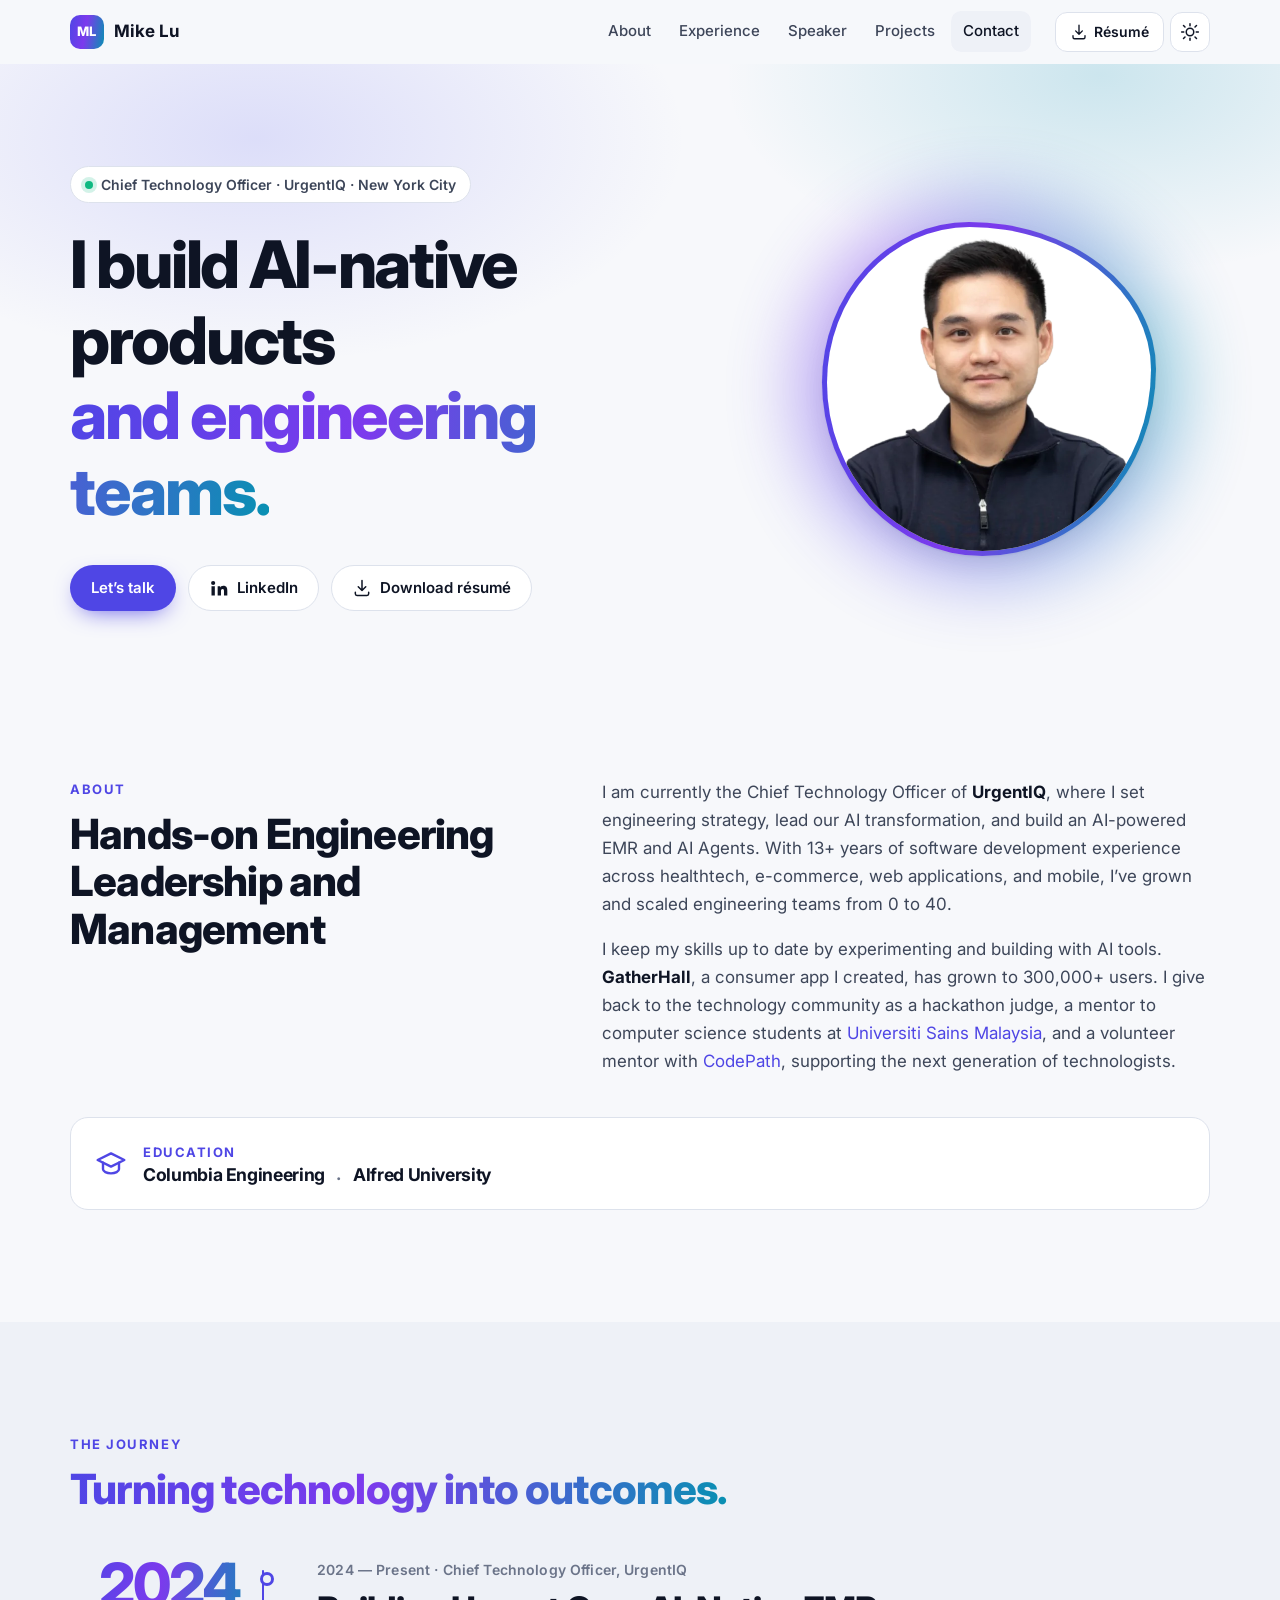
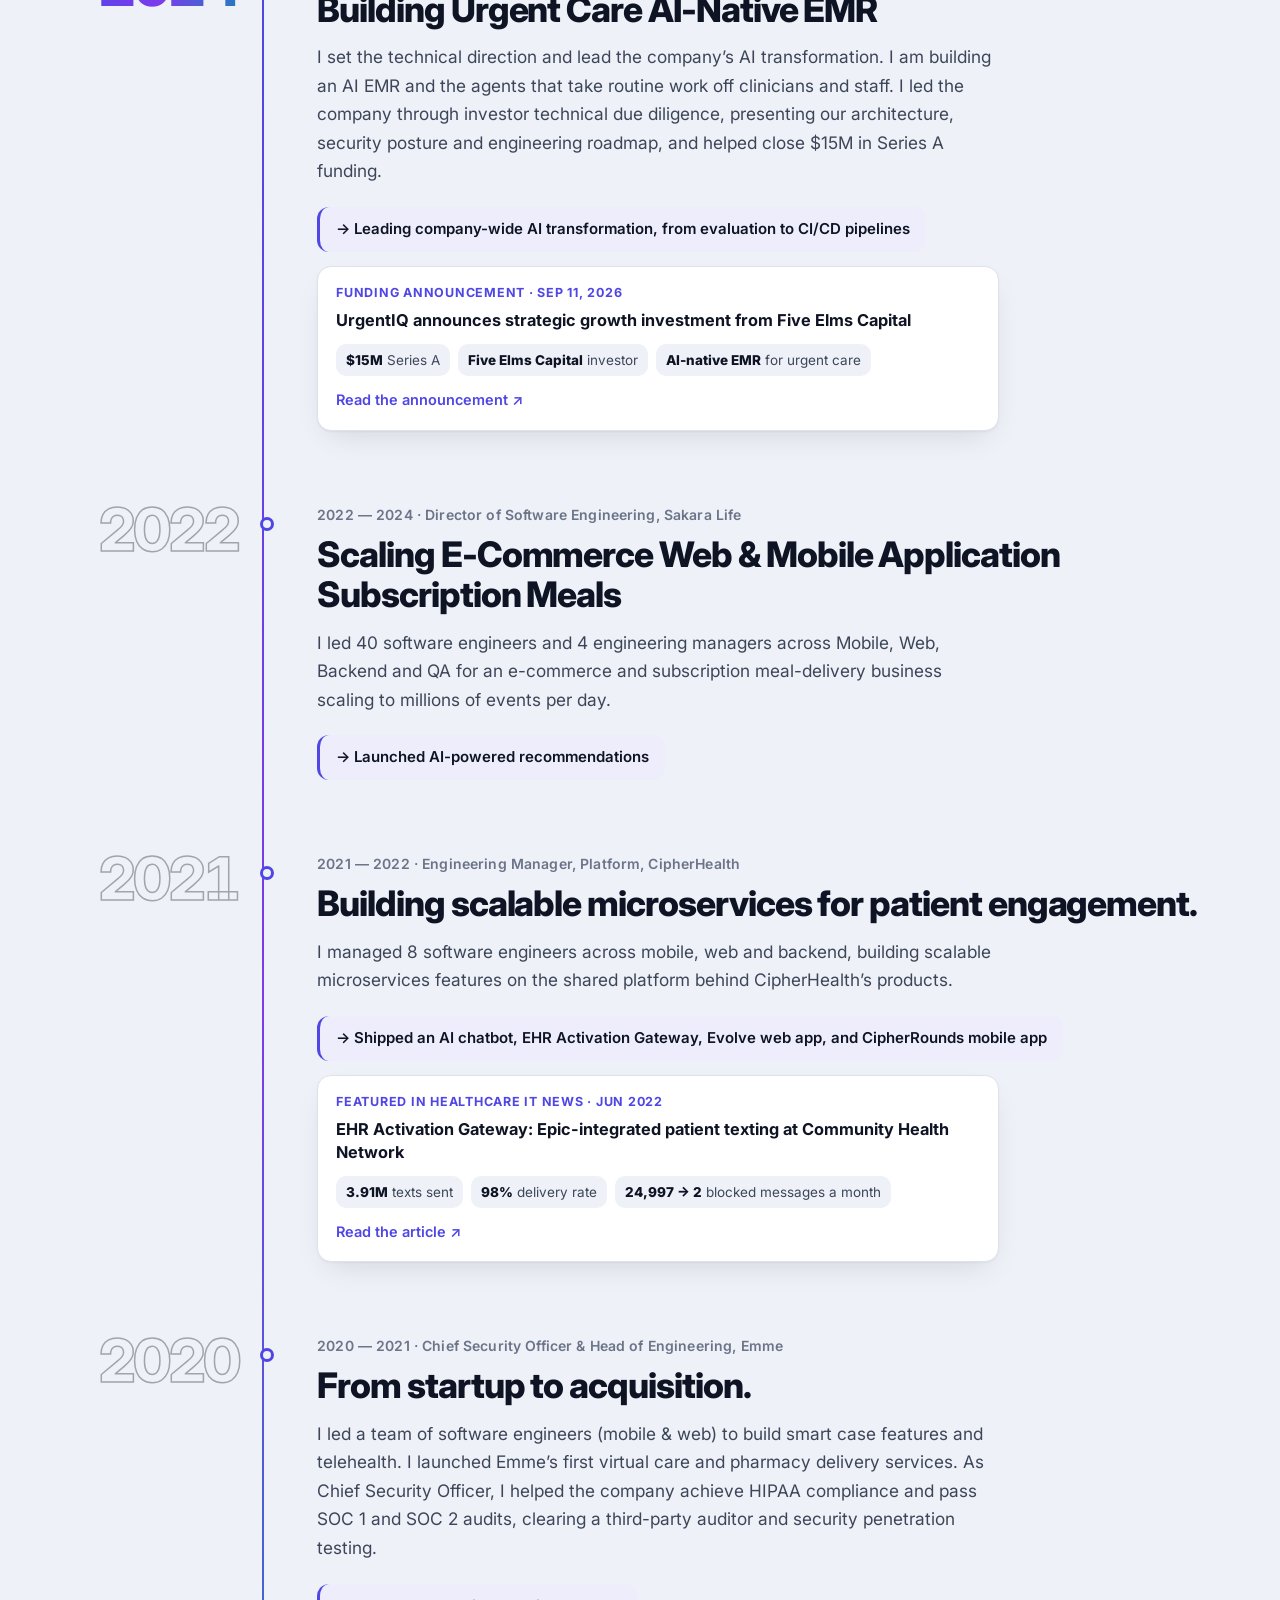
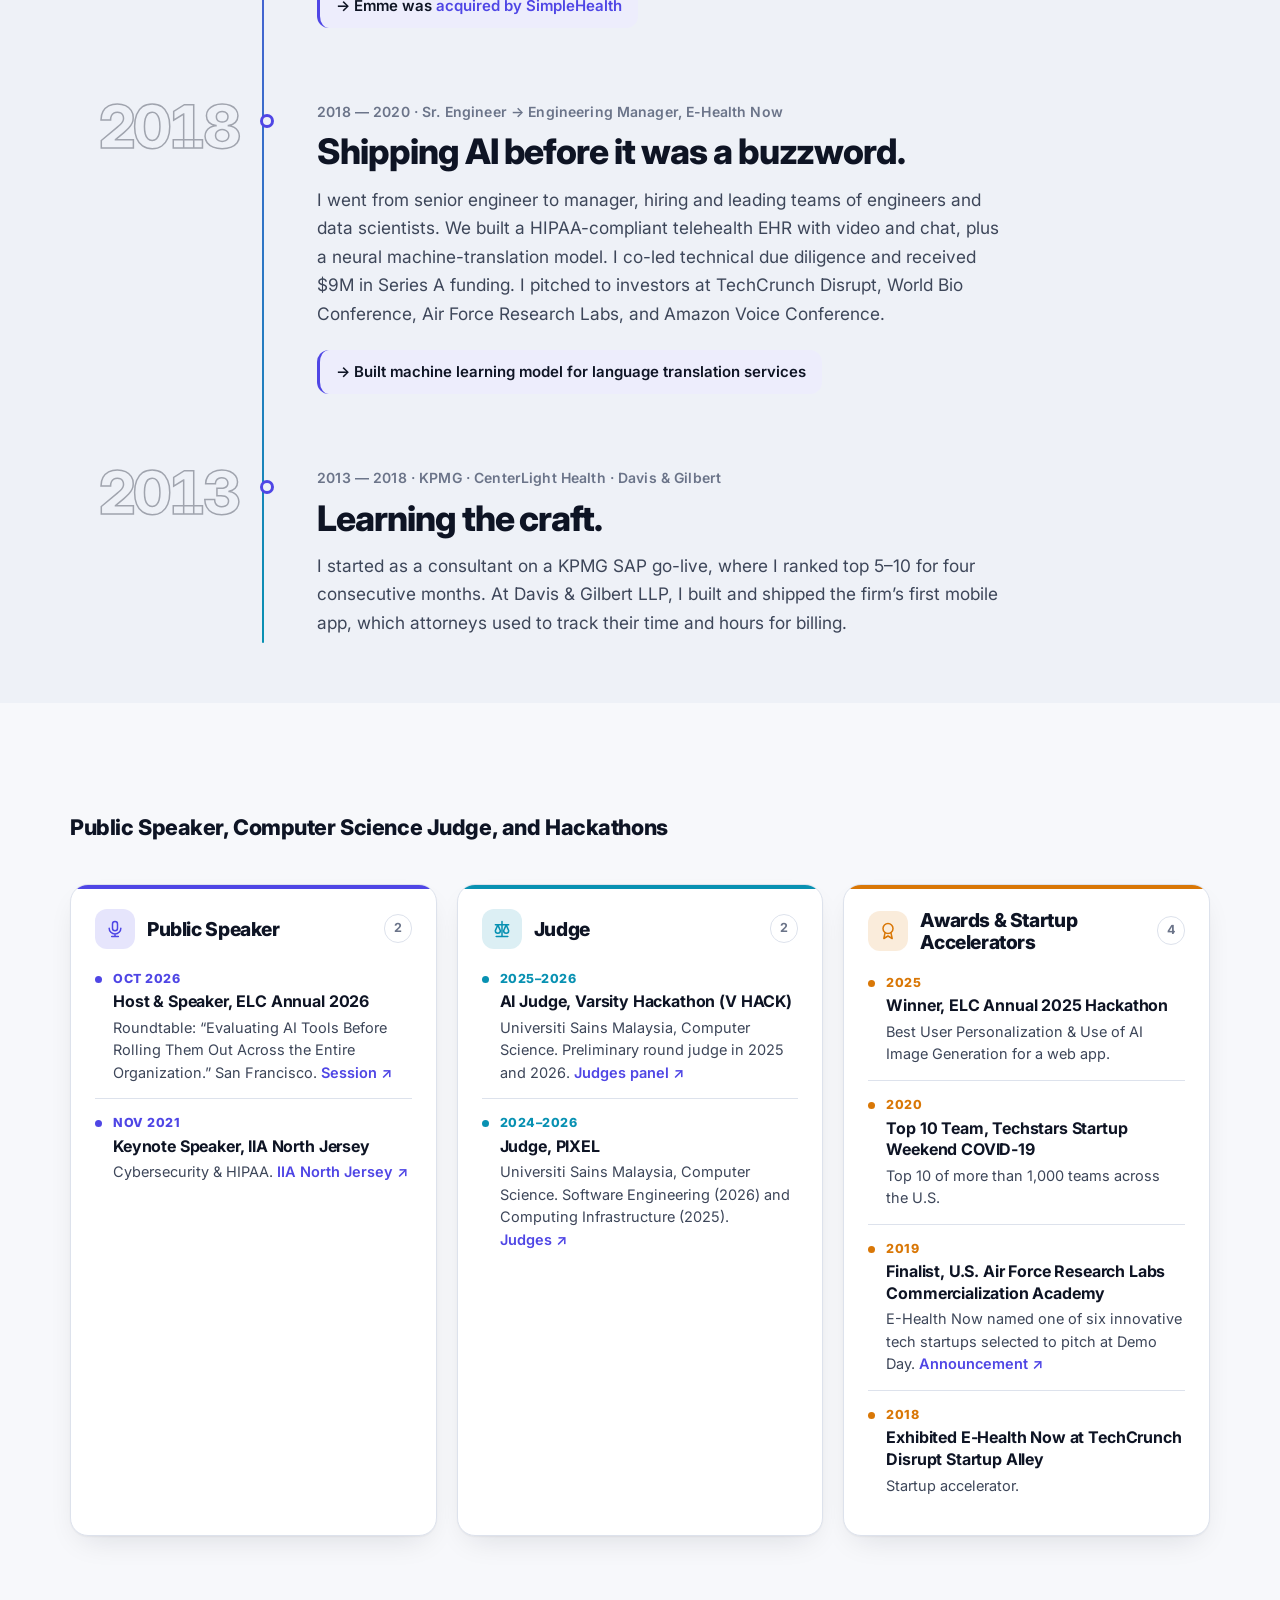
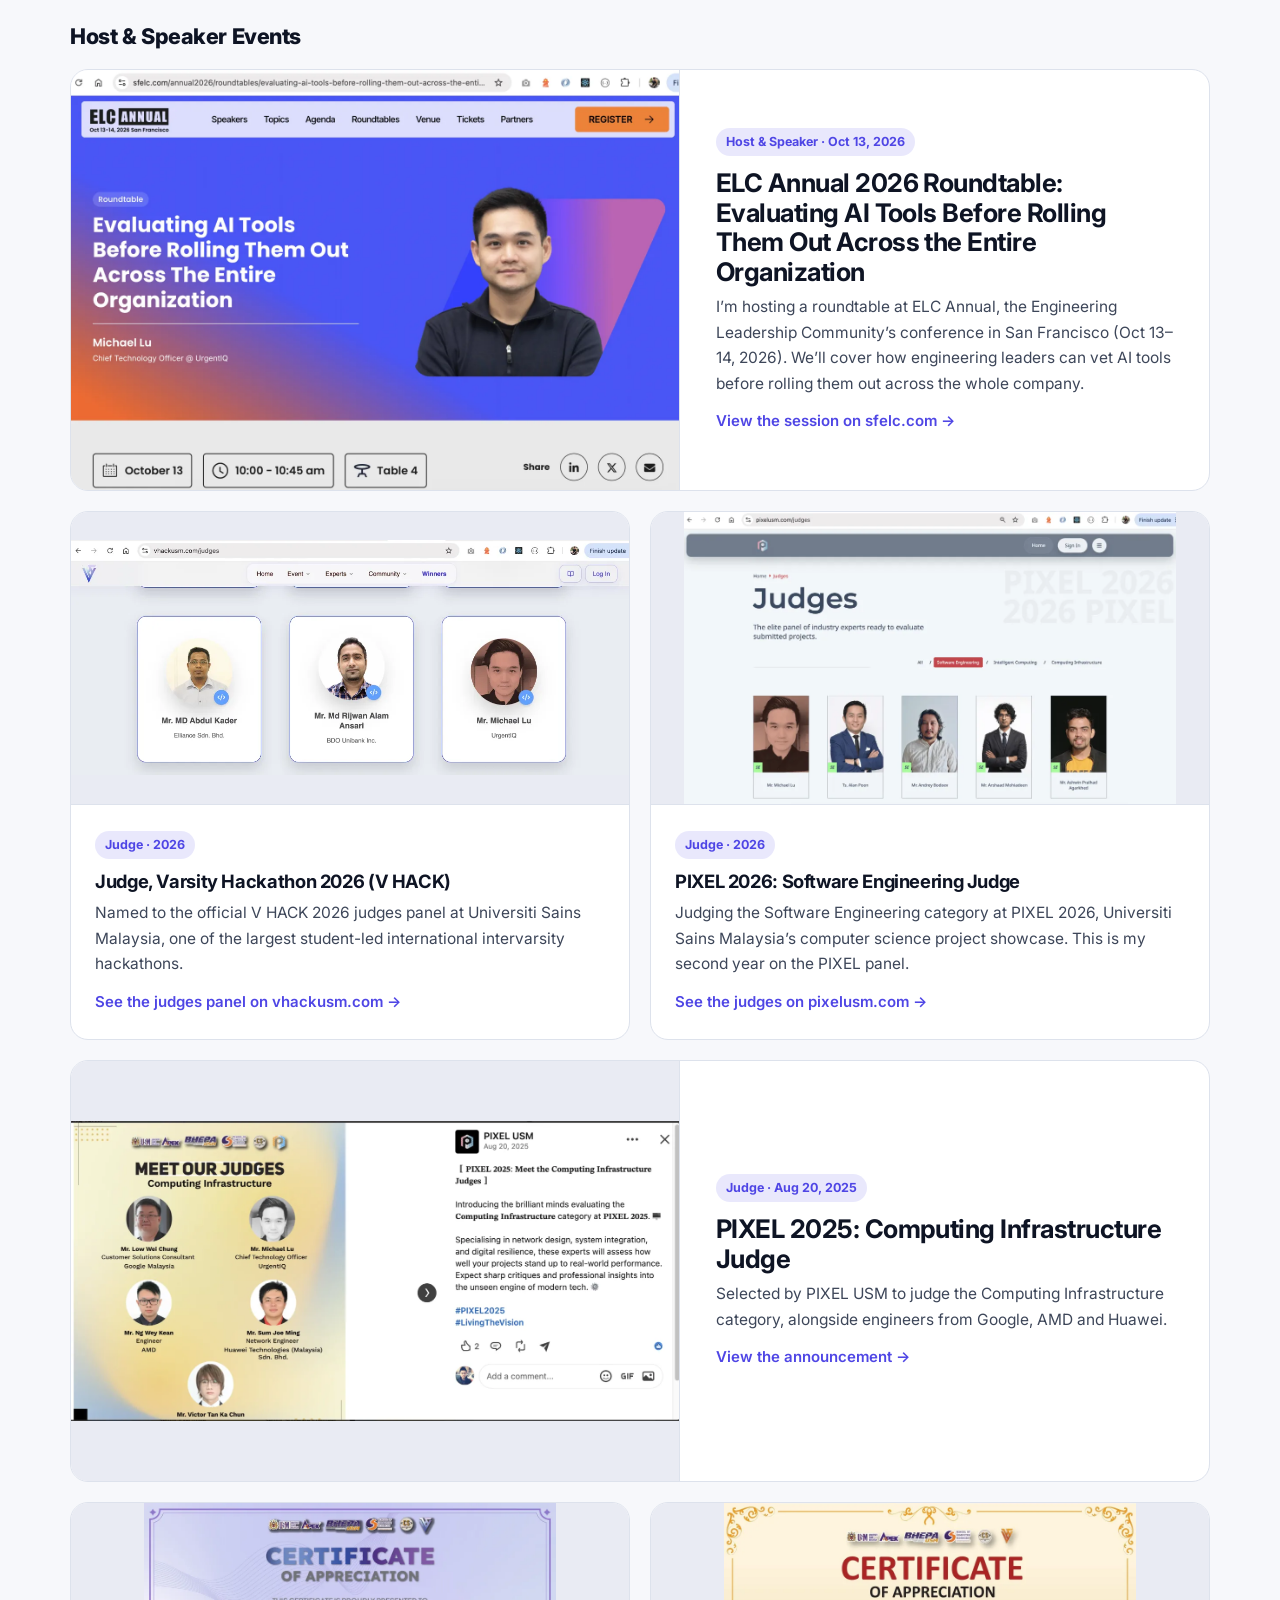
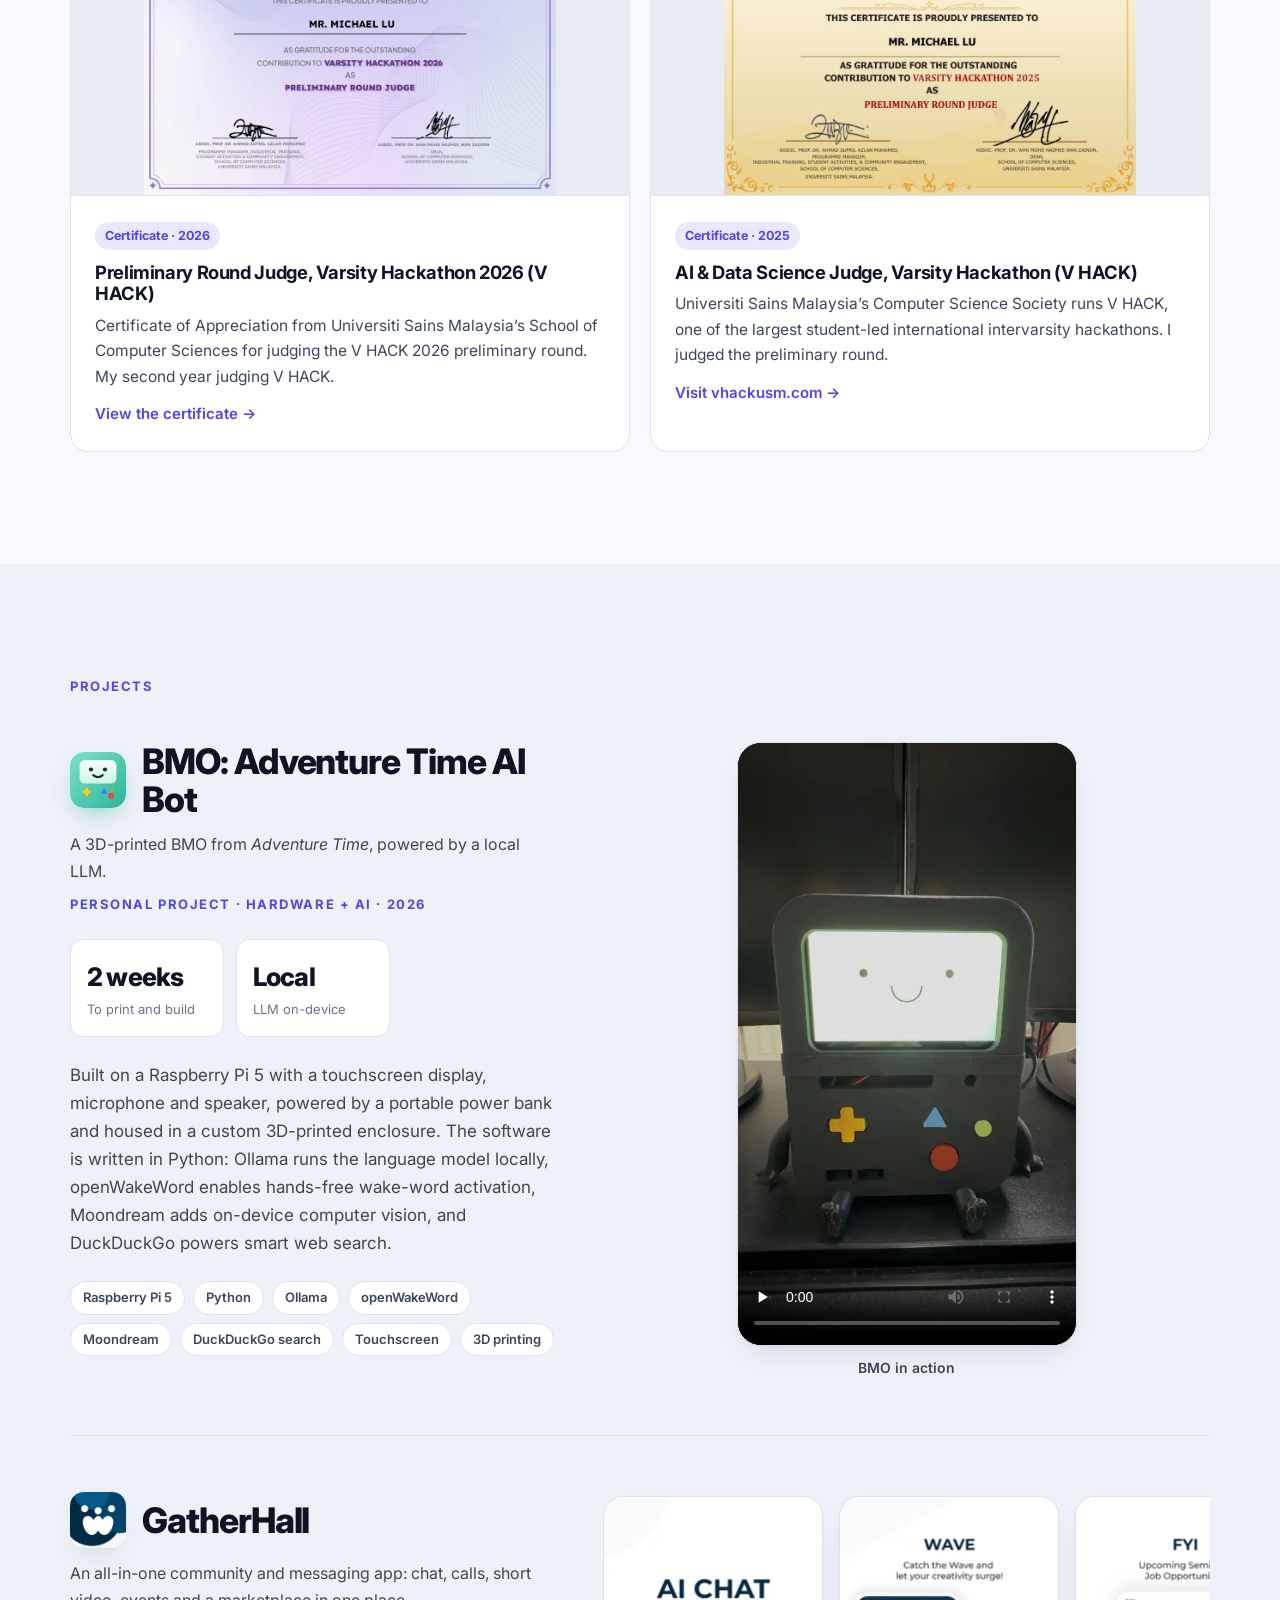
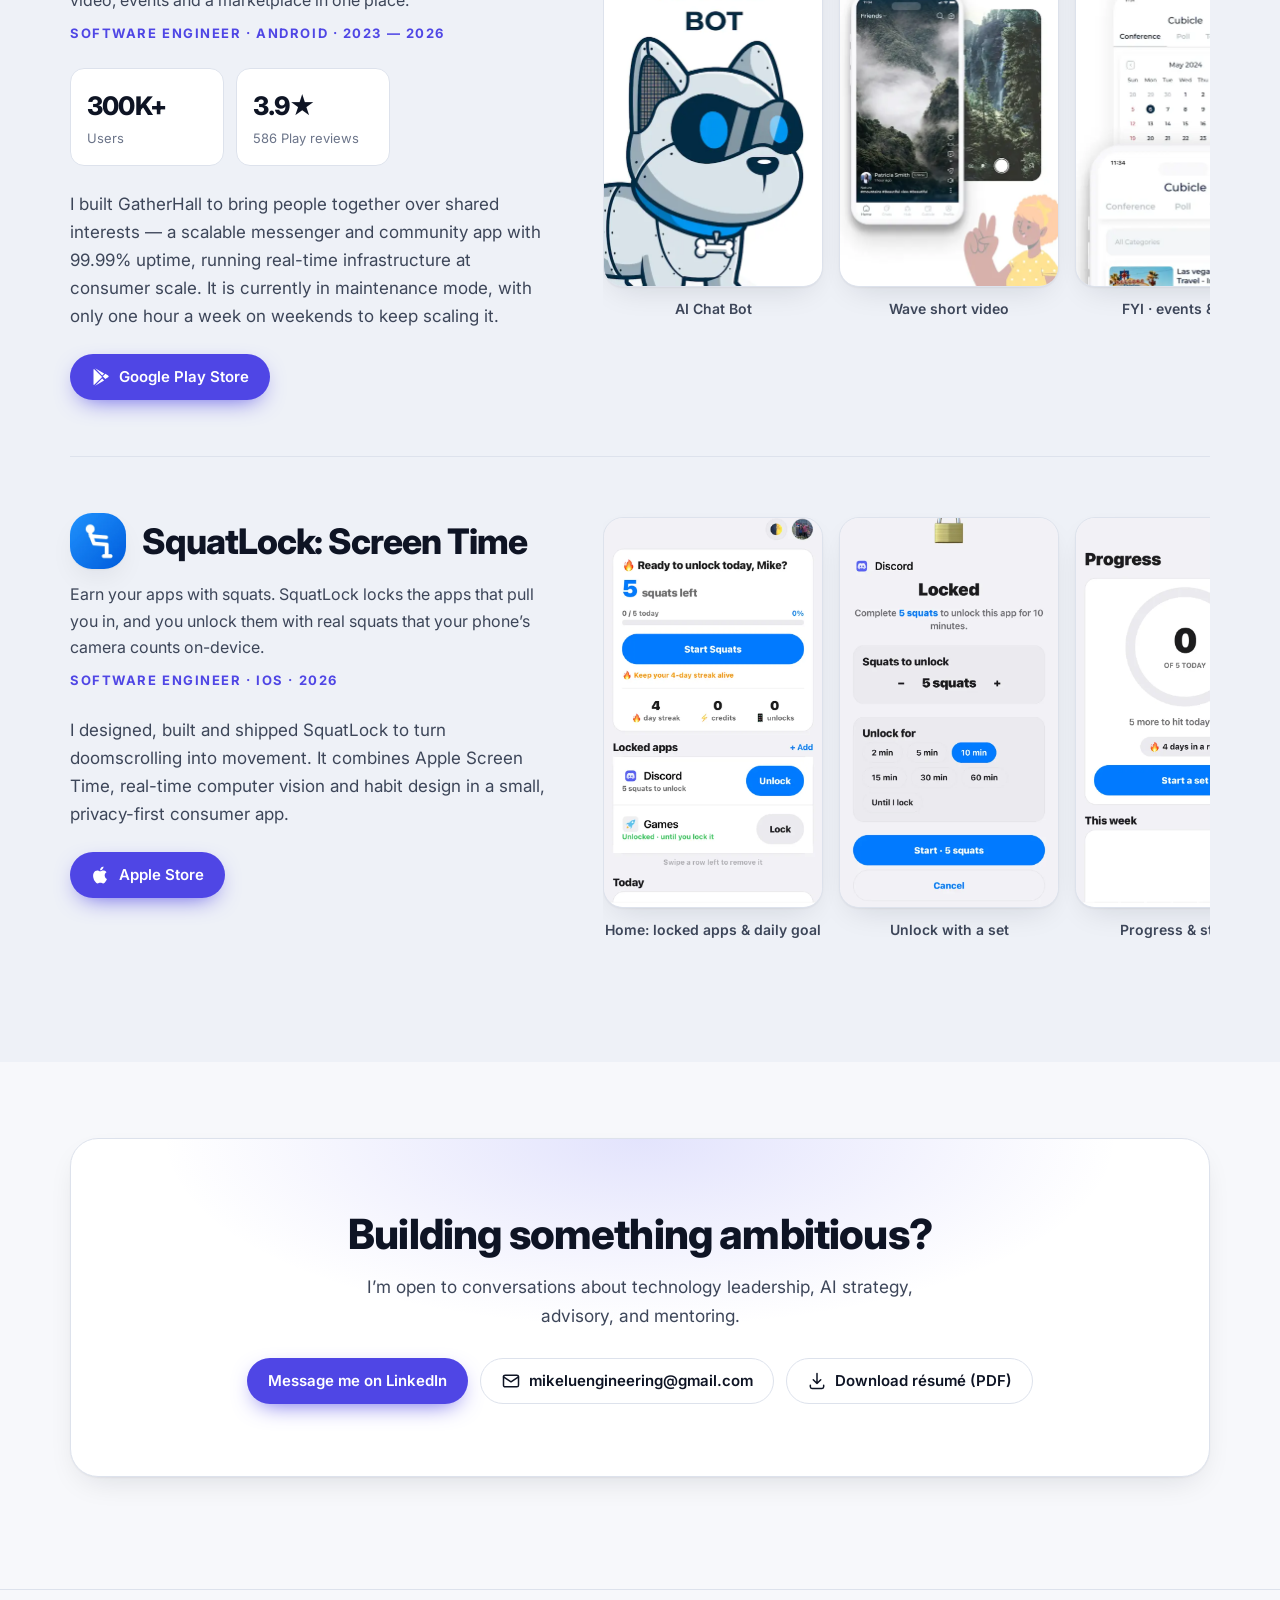
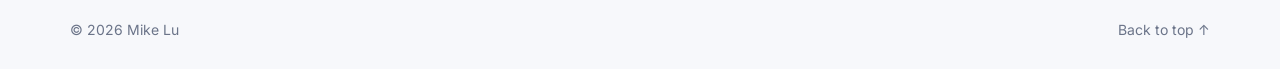
<file: index.html>
<!doctype html><html lang="en"><head><meta charset="utf-8"><meta name="viewport" content="width=device-width,initial-scale=1"><title>Mike Lu — Chief Technology Officer</title><meta name="description" content="Mike Lu — Chief Technology Officer at UrgentIQ. 13+ years building and leading engineering teams across healthtech, e-commerce and consumer mobile. Agentic AI, platform engineering, and the engineer behind GatherHall, a 300K+ user app."><meta name="theme-color" content="#0b0f1a" media="(prefers-color-scheme: dark)"><meta name="theme-color" content="#f7f8fb" media="(prefers-color-scheme: light)"><meta property="og:type" content="profile"><meta property="og:title" content="Mike Lu — Chief Technology Officer"><meta property="og:description" content="Engineering leader building AI-native healthcare products. Builder of GatherHall (300K+ users)."><meta property="og:image" content="assets/og.jpg"><meta name="twitter:card" content="summary"><link rel="icon" href="assets/favicon.svg" type="image/svg+xml"><link rel="preconnect" href="https://fonts.googleapis.com"><link rel="preconnect" href="https://fonts.gstatic.com" crossorigin><link rel="stylesheet" href="https://fonts.googleapis.com/css2?family=Inter:wght@400;500;600;700;800&display=swap"><link rel="preload" as="image" href="assets/profile.webp?v=2"><link rel="stylesheet" href="styles.css?v=2026.10.6a"><script>try{const t=localStorage.getItem("theme");t&&(document.documentElement.dataset.theme=t)}catch(t){}</script><script type="application/ld+json">{
    "@context": "https://schema.org",
    "@type": "Person",
    "name": "Mike Lu",
    "alternateName": "Michael Lu",
    "jobTitle": "Chief Technology Officer",
    "worksFor": { "@type": "Organization", "name": "UrgentIQ" },
    "alumniOf": [
      { "@type": "CollegeOrUniversity", "name": "Columbia Engineering" },
      { "@type": "CollegeOrUniversity", "name": "Alfred University" }
    ],
    "address": { "@type": "PostalAddress", "addressLocality": "New York City", "addressCountry": "US" },
    "email": "mailto:mikeluengineering@gmail.com",
    "sameAs": ["https://www.linkedin.com/in/michaellu1990/"]
  }</script><script src="main.js?v=2026.10.6a" defer="defer"></script></head><body id="top"><a class="skip" href="#main">Skip to content</a><header class="nav"><div class="wrap nav__inner"><a href="#top" class="brand" aria-label="Mike Lu, home"><span class="brand__mark">ML</span> <span class="brand__name">Mike Lu</span></a><nav class="nav__links" id="nav-links" aria-label="Primary"><a href="#about">About</a> <a href="#experience">Experience</a> <a href="#recognition">Speaker</a> <a href="#side-projects">Projects</a> <a href="#contact" class="nav__cta">Contact</a></nav><div class="nav__actions"><a class="nav__resume" href="assets/resume/EngineeringLeadershipML_2026.pdf" download="Mike_Lu_Resume_2026.pdf" aria-label="Download résumé (PDF)"><svg viewBox="0 0 24 24" aria-hidden="true"><path d="M12 3v12m0 0-4.5-4.5M12 15l4.5-4.5M4 17v2a2 2 0 0 0 2 2h12a2 2 0 0 0 2-2v-2"/></svg> <span>Résumé</span> </a><button class="icon-btn" id="theme-toggle" type="button" aria-label="Toggle color theme"><svg class="i-sun" viewBox="0 0 24 24" aria-hidden="true"><circle cx="12" cy="12" r="4.5"/><path d="M12 2v2.5M12 19.5V22M4.2 4.2l1.8 1.8M18 18l1.8 1.8M2 12h2.5M19.5 12H22M4.2 19.8 6 18M18 6l1.8-1.8"/></svg> <svg class="i-moon" viewBox="0 0 24 24" aria-hidden="true"><path d="M20 14.5A8.5 8.5 0 0 1 9.5 4a8.5 8.5 0 1 0 10.5 10.5Z"/></svg></button> <button class="icon-btn nav__menu" id="menu-toggle" type="button" aria-label="Open menu" aria-expanded="false" aria-controls="nav-links"><svg viewBox="0 0 24 24" aria-hidden="true"><path d="M4 7h16M4 12h16M4 17h16"/></svg></button></div></div></header><main id="main"><section class="hero"><div class="hero__glow" aria-hidden="true"></div><div class="wrap hero__grid"><div class="hero__copy"><p class="eyebrow"><span class="dot"></span> Chief Technology Officer · UrgentIQ · New York City</p><h1>I build AI-native products<br><span class="grad">and engineering teams.</span></h1><div class="hero__ctas"><a class="btn btn--primary" href="mailto:mikeluengineering@gmail.com">Let’s talk</a> <a class="btn btn--ghost" href="https://www.linkedin.com/in/michaellu1990/" target="_blank" rel="noopener"><svg viewBox="0 0 24 24" aria-hidden="true" class="ico-fill"><path d="M4.98 3.5a2.5 2.5 0 1 1 0 5 2.5 2.5 0 0 1 0-5ZM3 9.75h4V21H3V9.75Zm6.5 0h3.83v1.54h.06c.53-1 1.84-2.06 3.79-2.06 4.05 0 4.8 2.67 4.8 6.13V21h-4v-5.02c0-1.2-.02-2.74-1.67-2.74-1.67 0-1.93 1.3-1.93 2.65V21h-4V9.75Z"/></svg> LinkedIn </a><a class="btn btn--ghost" href="assets/resume/EngineeringLeadershipML_2026.pdf" download="Mike_Lu_Resume_2026.pdf"><svg viewBox="0 0 24 24" aria-hidden="true"><path d="M12 3v12m0 0-4.5-4.5M12 15l4.5-4.5M4 17v2a2 2 0 0 0 2 2h12a2 2 0 0 0 2-2v-2"/></svg> Download résumé</a></div></div><figure class="hero__art" aria-label="Mike Lu"><div class="hero__ring" aria-hidden="true"></div><div class="hero__photo"><img src="assets/profile.webp?v=2" width="640" height="640" alt="Portrait of Mike Lu" fetchpriority="high"></div></figure></div></section><section class="section" id="about"><div class="wrap about"><header class="section__head reveal"><p class="kicker">About</p><h2>Hands-on Engineering Leadership and Management</h2></header><div class="about__body reveal"><p>I am currently the Chief Technology Officer of <strong>UrgentIQ</strong>, where I set engineering strategy, lead our AI transformation, and build an AI-powered EMR and AI Agents. With 13+ years of software development experience across healthtech, e-commerce, web applications, and mobile, I’ve grown and scaled engineering teams from 0 to 40.</p><p>I keep my skills up to date by experimenting and building with AI tools. <strong>GatherHall</strong>, a consumer app I created, has grown to 300,000+ users. I give back to the technology community as a hackathon judge, a mentor to computer science students at <a href="https://www.usm.my/en/" target="_blank" rel="noopener">Universiti Sains Malaysia</a>, and a volunteer mentor with <a href="https://www.codepath.org/" target="_blank" rel="noopener">CodePath</a>, supporting the next generation of technologists.</p></div><div class="edu about__edu reveal"><svg viewBox="0 0 24 24" aria-hidden="true"><path d="m2 9 10-5 10 5-10 5L2 9Z"/><path d="M6 11v5c0 1.5 2.7 3 6 3s6-1.5 6-3v-5"/></svg><div><p class="kicker">Education</p><ul class="edu__list"><li><h3>Columbia Engineering</h3></li><li><h3>Alfred University</h3></li></ul></div></div></div></section><section class="section section--alt" id="experience"><div class="wrap"><header class="section__head reveal"><p class="kicker">The journey</p><h2><span class="grad">Turning technology into outcomes.</span></h2></header><ol class="story"><li class="chapter reveal"><span class="chapter__year" aria-hidden="true">2024</span><div class="chapter__body"><p class="chapter__when">2024 — Present · Chief Technology Officer, UrgentIQ</p><h3>Building Urgent Care AI-Native EMR</h3><p>I set the technical direction and lead the company’s AI transformation. I am building an AI EMR and the agents that take routine work off clinicians and staff. I led the company through investor technical due diligence, presenting our architecture, security posture and engineering roadmap, and helped close $15M in Series A funding.</p><p class="chapter__win">→ Leading company-wide AI transformation, from evaluation to CI/CD pipelines</p><a class="press" href="https://www.fiveelms.com/urgentiq-announces-strategic-growth-investment-from-five-elms-capital/" target="_blank" rel="noopener"><span class="press__label">Funding announcement · Sep 11, 2026</span> <span class="press__title">UrgentIQ announces strategic growth investment from Five Elms Capital</span> <span class="press__stats"><span><b>$15M</b> Series A</span> <span><b>Five Elms Capital</b> investor</span> <span><b>AI-native EMR</b> for urgent care</span> </span><span class="press__cta">Read the announcement ↗</span></a></div></li><li class="chapter reveal"><span class="chapter__year" aria-hidden="true">2022</span><div class="chapter__body"><p class="chapter__when">2022 — 2024 · Director of Software Engineering, Sakara Life</p><h3>Scaling E-Commerce Web &amp; Mobile Application Subscription Meals</h3><p>I led 40 software engineers and 4 engineering managers across Mobile, Web, Backend and QA for an e-commerce and subscription meal-delivery business scaling to millions of events per day.</p><p class="chapter__win">→ Launched AI-powered recommendations</p></div></li><li class="chapter reveal"><span class="chapter__year" aria-hidden="true">2021</span><div class="chapter__body"><p class="chapter__when">2021 — 2022 · Engineering Manager, Platform, CipherHealth</p><h3>Building scalable microservices for patient engagement.</h3><p>I managed 8 software engineers across mobile, web and backend, building scalable microservices features on the shared platform behind CipherHealth’s products.</p><p class="chapter__win">→ Shipped an AI chatbot, EHR Activation Gateway, Evolve web app, and CipherRounds mobile app</p><a class="press" href="https://www.healthcareitnews.com/news/epic-linked-text-messages-enhance-patient-experience-improve-outcomes-community-health-network" target="_blank" rel="noopener"><span class="press__label">Featured in Healthcare IT News · Jun 2022</span> <span class="press__title">EHR Activation Gateway: Epic-integrated patient texting at Community Health Network</span> <span class="press__stats"><span><b>3.91M</b> texts sent</span> <span><b>98%</b> delivery rate</span> <span><b>24,997 → 2</b> blocked messages a month</span> </span><span class="press__cta">Read the article ↗</span></a></div></li><li class="chapter reveal"><span class="chapter__year" aria-hidden="true">2020</span><div class="chapter__body"><p class="chapter__when">2020 — 2021 · Chief Security Officer &amp; Head of Engineering, Emme</p><h3>From startup to acquisition.</h3><p>I led a team of software engineers (mobile &amp; web) to build smart case features and telehealth. I launched Emme’s first virtual care and pharmacy delivery services. As Chief Security Officer, I helped the company achieve HIPAA compliance and pass SOC 1 and SOC 2 audits, clearing a third-party auditor and security penetration testing.</p><p class="chapter__win">→ Emme was <a href="https://www.businesswire.com/news/home/20220216005426/en/SimpleHealth-Acquires-Emme-Accelerating-Its-Digital-Technology-Innovation-in-Reproductive-Healthcare" target="_blank" rel="noopener">acquired by SimpleHealth</a></p></div></li><li class="chapter reveal"><span class="chapter__year" aria-hidden="true">2018</span><div class="chapter__body"><p class="chapter__when">2018 — 2020 · Sr. Engineer → Engineering Manager, E-Health Now</p><h3>Shipping AI before it was a buzzword.</h3><p>I went from senior engineer to manager, hiring and leading teams of engineers and data scientists. We built a HIPAA-compliant telehealth EHR with video and chat, plus a neural machine-translation model. I co-led technical due diligence and received $9M in Series A funding. I pitched to investors at TechCrunch Disrupt, World Bio Conference, Air Force Research Labs, and Amazon Voice Conference.</p><p class="chapter__win">→ Built machine learning model for language translation services</p></div></li><li class="chapter reveal"><span class="chapter__year" aria-hidden="true">2013</span><div class="chapter__body"><p class="chapter__when">2013 — 2018 · KPMG · CenterLight Health · Davis &amp; Gilbert</p><h3>Learning the craft.</h3><p>I started as a consultant on a KPMG SAP go-live, where I ranked top 5–10 for four consecutive months. At Davis &amp; Gilbert LLP, I built and shipped the firm’s first mobile app, which attorneys used to track their time and hours for billing.</p></div></li></ol></div></section><section class="section" id="recognition"><div class="wrap"><header class="section__head reveal"><h2 class="title-sm">Public Speaker, Computer Science Judge, and Hackathons</h2></header><div class="cats"><article class="cat cat--speaking reveal"><header class="cat__head"><span class="cat__icon"><svg viewBox="0 0 24 24" aria-hidden="true"><rect x="9" y="3" width="6" height="11" rx="3"/><path d="M5 11a7 7 0 0 0 14 0M12 18v3M8 21h8"/></svg></span><h3>Public Speaker</h3><span class="cat__count">2</span></header><ol class="cat__list"><li><span class="cat__year">Oct 2026</span><div><h4>Host &amp; Speaker, ELC Annual 2026</h4><p>Roundtable: “Evaluating AI Tools Before Rolling Them Out Across the Entire Organization.” San Francisco. <a href="https://sfelc.com/annual2026/roundtables/evaluating-ai-tools-before-rolling-them-out-across-the-entire-organization" target="_blank" rel="noopener">Session ↗</a></p></div></li><li><span class="cat__year">Nov 2021</span><div><h4>Keynote Speaker, IIA North Jersey</h4><p>Cybersecurity &amp; HIPAA. <a href="https://www.theiia.org/en/chapters/united-states/new-jersey/north-jersey/" target="_blank" rel="noopener">IIA North Jersey ↗</a></p></div></li></ol></article><article class="cat cat--judging reveal"><header class="cat__head"><span class="cat__icon"><svg viewBox="0 0 24 24" aria-hidden="true"><path d="M12 3v18M5 21h14M4 7h16M7 7l-3 7a3 3 0 0 0 6 0L7 7Zm10 0-3 7a3 3 0 0 0 6 0l-3-7Z"/></svg></span><h3>Judge</h3><span class="cat__count">2</span></header><ol class="cat__list"><li><span class="cat__year">2025–2026</span><div><h4>AI Judge, Varsity Hackathon (V HACK)</h4><p>Universiti Sains Malaysia, Computer Science. Preliminary round judge in 2025 and 2026. <a href="https://vhackusm.com/judges" target="_blank" rel="noopener">Judges panel ↗</a></p></div></li><li><span class="cat__year">2024–2026</span><div><h4>Judge, PIXEL</h4><p>Universiti Sains Malaysia, Computer Science. Software Engineering (2026) and Computing Infrastructure (2025). <a href="https://pixelusm.com/judges" target="_blank" rel="noopener">Judges ↗</a></p></div></li></ol></article><article class="cat cat--awards reveal"><header class="cat__head"><span class="cat__icon"><svg viewBox="0 0 24 24" aria-hidden="true"><circle cx="12" cy="9" r="6"/><path d="m8.5 14-1.5 7 5-3 5 3-1.5-7"/></svg></span><h3>Awards &amp; Startup Accelerators</h3><span class="cat__count">4</span></header><ol class="cat__list"><li><span class="cat__year">2025</span><div><h4>Winner, ELC Annual 2025 Hackathon</h4><p>Best User Personalization &amp; Use of AI Image Generation for a web app.</p></div></li><li><span class="cat__year">2020</span><div><h4>Top 10 Team, Techstars Startup Weekend COVID-19</h4><p>Top 10 of more than 1,000 teams across the U.S.</p></div></li><li><span class="cat__year">2019</span><div><h4>Finalist, U.S. Air Force Research Labs Commercialization Academy</h4><p>E-Health Now named one of six innovative tech startups selected to pitch at Demo Day. <a href="https://www.griffissinstitute.org/news/six-innovative-tech-startup-finalists-announced-to-pitch-at-demo-day-3/" target="_blank" rel="noopener">Announcement ↗</a></p></div></li><li><span class="cat__year">2018</span><div><h4>Exhibited E-Health Now at TechCrunch Disrupt Startup Alley</h4><p>Startup accelerator.</p></div></li></ol></article></div><div class="subhead reveal"><h3>Host &amp; Speaker Events</h3></div><div class="featured"><article class="feature feature--wide reveal"><a href="assets/speaking/elc-2026-roundtable.webp" class="feature__media" data-lightbox="awards" data-title="ELC Annual 2026 roundtable: Evaluating AI Tools Before Rolling Them Out Across the Entire Organization" data-source="https://sfelc.com/annual2026/roundtables/evaluating-ai-tools-before-rolling-them-out-across-the-entire-organization" data-source-label="sfelc.com" aria-label="Enlarge: ELC Annual 2026 roundtable page"><img class="is-natural" src="assets/speaking/elc-2026-roundtable.webp" width="1400" height="968" loading="lazy" decoding="async" alt="ELC Annual 2026 roundtable page: Evaluating AI Tools Before Rolling Them Out Across the Entire Organization, hosted by Michael Lu, Chief Technology Officer at UrgentIQ. October 13, 10:00–10:45 am, Table 4."> </a><a href="assets/speaking/elc-2026-host.webp" hidden data-lightbox="awards" data-title="ELC Annual 2026: host bio" data-source="https://sfelc.com/annual2026/roundtables/evaluating-ai-tools-before-rolling-them-out-across-the-entire-organization" data-source-label="sfelc.com"><img alt="ELC Annual 2026 host bio for Michael Lu, Chief Technology Officer at UrgentIQ"></a><div class="feature__body"><span class="badge">Host &amp; Speaker · Oct 13, 2026</span><h3>ELC Annual 2026 Roundtable: Evaluating AI Tools Before Rolling Them Out Across the Entire Organization</h3><p>I’m hosting a roundtable at ELC Annual, the Engineering Leadership Community’s conference in San Francisco (Oct 13–14, 2026). We’ll cover how engineering leaders can vet AI tools before rolling them out across the whole company.</p><a class="link" href="https://sfelc.com/annual2026/roundtables/evaluating-ai-tools-before-rolling-them-out-across-the-entire-organization" target="_blank" rel="noopener">View the session on sfelc.com →</a></div></article><article class="feature reveal"><a href="assets/featured/vhack-2026-judges.webp" class="feature__media" data-lightbox="awards" data-title="V HACK 2026 judges panel" data-source="https://vhackusm.com/judges" data-source-label="vhackusm.com/judges" aria-label="Enlarge: V HACK 2026 judges panel"><img class="is-natural" src="assets/featured/vhack-2026-judges.webp" width="1100" height="463" loading="lazy" decoding="async" alt="vhackusm.com/judges page showing Mr. Michael Lu, UrgentIQ, on the V HACK 2026 judges panel"></a><div class="feature__body"><span class="badge">Judge · 2026</span><h3>Judge, Varsity Hackathon 2026 (V HACK)</h3><p>Named to the official V HACK 2026 judges panel at Universiti Sains Malaysia, one of the largest student-led international intervarsity hackathons.</p><a class="link" href="https://vhackusm.com/judges" target="_blank" rel="noopener">See the judges panel on vhackusm.com →</a></div></article><article class="feature reveal"><a href="assets/featured/pixel-2026-judges.webp" class="feature__media" data-lightbox="awards" data-title="PIXEL 2026 judges: Software Engineering" data-source="https://pixelusm.com/judges" data-source-label="pixelusm.com/judges" aria-label="Enlarge: PIXEL 2026 Software Engineering judges"><img class="is-natural" src="assets/featured/pixel-2026-judges.webp" width="1100" height="651" loading="lazy" decoding="async" alt="pixelusm.com/judges page filtered to Software Engineering, showing Mr. Michael Lu on the PIXEL 2026 judges panel"></a><div class="feature__body"><span class="badge">Judge · 2026</span><h3>PIXEL 2026: Software Engineering Judge</h3><p>Judging the Software Engineering category at PIXEL 2026, Universiti Sains Malaysia’s computer science project showcase. This is my second year on the PIXEL panel.</p><a class="link" href="https://pixelusm.com/judges" target="_blank" rel="noopener">See the judges on pixelusm.com →</a></div></article><article class="feature feature--wide reveal"><a href="assets/featured/pixel-2025.webp" class="feature__media" data-lightbox="awards" data-title="PIXEL 2025 Computing Infrastructure judges" data-source="https://pixelusm.com" data-source-label="pixelusm.com" aria-label="Enlarge: PIXEL 2025 judges announcement"><img class="is-natural" src="assets/featured/pixel-2025.webp" width="1400" height="691" loading="lazy" decoding="async" alt="PIXEL USM post from Aug 20, 2025: Meet our judges, Computing Infrastructure, featuring Mr. Michael Lu, Chief Technology Officer, UrgentIQ"></a><div class="feature__body"><span class="badge">Judge · Aug 20, 2025</span><h3>PIXEL 2025: Computing Infrastructure Judge</h3><p>Selected by PIXEL USM to judge the Computing Infrastructure category, alongside engineers from Google, AMD and Huawei.</p><a class="link" href="https://www.linkedin.com/feed/update/urn:li:activity:7363902685609123840" target="_blank" rel="noopener">View the announcement →</a></div></article><article class="feature reveal"><a href="assets/certificates/vhack-2026-certificate.webp" class="feature__media" data-lightbox="awards" data-title="Certificate of Appreciation: Varsity Hackathon 2026, Preliminary Round Judge" data-source="https://vhackusm.com/judges" data-source-label="vhackusm.com" aria-label="Enlarge: V HACK 2026 certificate"><img class="is-natural" src="assets/featured/vhack-2026-certificate.webp" width="960" height="679" loading="lazy" decoding="async" alt="Certificate of appreciation from Universiti Sains Malaysia to Mr. Michael Lu, Varsity Hackathon 2026 preliminary round judge, signed by the programme manager and the Dean of the School of Computer Sciences"></a><div class="feature__body"><span class="badge">Certificate · 2026</span><h3>Preliminary Round Judge, Varsity Hackathon 2026 (V HACK)</h3><p>Certificate of Appreciation from Universiti Sains Malaysia’s School of Computer Sciences for judging the V HACK 2026 preliminary round. My second year judging V HACK.</p><a class="link" href="assets/certificates/vhack-2026-certificate.webp" data-lightbox-for="assets/certificates/vhack-2026-certificate.webp">View the certificate →</a></div></article><article class="feature reveal"><a href="assets/certificates/vhack-2025-certificate.jpg" class="feature__media" data-lightbox="awards" data-title="Certificate of Appreciation: Varsity Hackathon 2025, Preliminary Round Judge" data-source="https://vhackusm.com" data-source-label="vhackusm.com" aria-label="Enlarge: V HACK 2025 certificate"><img class="is-natural" src="assets/featured/vhack-2025.webp" width="960" height="678" loading="lazy" decoding="async" alt="Certificate of appreciation from Universiti Sains Malaysia to Mr. Michael Lu, Varsity Hackathon 2025 preliminary round judge"></a><div class="feature__body"><span class="badge">Certificate · 2025</span><h3>AI &amp; Data Science Judge, Varsity Hackathon (V HACK)</h3><p>Universiti Sains Malaysia’s Computer Science Society runs V HACK, one of the largest student-led international intervarsity hackathons. I judged the preliminary round.</p><a class="link" href="https://vhackusm.com" target="_blank" rel="noopener">Visit vhackusm.com →</a></div></article></div></div></section><section class="section section--alt" id="side-projects"><div class="wrap"><header class="section__head reveal"><p class="kicker">Projects</p></header><div class="project" id="bmo"><div class="gh__grid"><div class="gh__copy reveal"><div class="gh__head"><div><div class="project__title"><span class="gh__icon project__glyph" aria-hidden="true"><svg class="bmo-icon" viewBox="0 0 64 64"><defs><linearGradient id="bmoBody" x1="0" y1="0" x2="1" y2="1"><stop offset="0" stop-color="#7EE0C8"/><stop offset="1" stop-color="#2BB59A"/></linearGradient><linearGradient id="bmoScreen" x1="0" y1="0" x2="0" y2="1"><stop offset="0" stop-color="#F4FFF9"/><stop offset="1" stop-color="#CFF5E6"/></linearGradient></defs><rect x="0" y="0" width="64" height="64" rx="16" fill="url(#bmoBody)"/><rect x="11" y="9" width="42" height="27" rx="6" fill="url(#bmoScreen)"/><circle cx="24" cy="20" r="2.4" fill="#12332D"/><circle cx="40" cy="20" r="2.4" fill="#12332D"/><path d="M26.5 26.5q5.5 4.5 11 0" fill="none" stroke="#12332D" stroke-width="2.4" stroke-linecap="round"/><rect x="14" y="44" width="10" height="3.4" rx="1.7" fill="#FACC15"/><rect x="17.3" y="40.7" width="3.4" height="10" rx="1.7" fill="#FACC15"/><path d="M36 47.5 39 42l3 5.5Z" fill="#3B82F6" stroke="#3B82F6" stroke-width="1.2" stroke-linejoin="round"/><circle cx="47" cy="50" r="3.4" fill="#EF4444"/><circle cx="48.5" cy="42.5" r="2" fill="#84CC16"/></svg></span><h3 class="project__name">BMO: Adventure Time AI Bot</h3></div><p class="gh__sub">A 3D-printed BMO from <em>Adventure Time</em>, powered by a local LLM.</p><p class="kicker project__role">Personal project · Hardware + AI · 2026</p></div></div><dl class="gh__stats"><div><dd>2 weeks</dd><dt>To print and build</dt></div><div><dd>Local</dd><dt>LLM on-device</dt></div></dl><p>Built on a Raspberry Pi 5 with a touchscreen display, microphone and speaker, powered by a portable power bank and housed in a custom 3D-printed enclosure. The software is written in Python: Ollama runs the language model locally, openWakeWord enables hands-free wake-word activation, Moondream adds on-device computer vision, and DuckDuckGo powers smart web search.</p><ul class="stack" aria-label="Built with"><li>Raspberry Pi 5</li><li>Python</li><li>Ollama</li><li>openWakeWord</li><li>Moondream</li><li>DuckDuckGo search</li><li>Touchscreen</li><li>3D printing</li></ul></div><figure class="video-frame reveal"><video src="assets/bmo/demo.mp4" poster="assets/bmo/poster.webp" width="720" height="1280" controls playsinline preload="none" aria-label="BMO demo video"></video><figcaption>BMO in action</figcaption></figure></div></div><div class="project" id="gatherhall"><div class="gh__grid"><div class="gh__copy reveal"><div class="gh__head"><div><div class="project__title"><img class="gh__icon" src="assets/gatherhall/icon.webp" width="96" height="96" alt="GatherHall app icon" loading="lazy"><h3 class="project__name">GatherHall</h3></div><p class="gh__sub">An all-in-one community and messaging app: chat, calls, short video, events and a marketplace in one place.</p><p class="kicker project__role">Software Engineer · Android · 2023 — 2026</p></div></div><dl class="gh__stats"><div><dd>300K+</dd><dt>Users</dt></div><div><dd>3.9★</dd><dt>586 Play reviews</dt></div></dl><p>I built GatherHall to bring people together over shared interests — a scalable messenger and community app with 99.99% uptime, running real-time infrastructure at consumer scale. It is currently in maintenance mode, with only one hour a week on weekends to keep scaling it.</p><a class="btn btn--primary" href="https://play.google.com/store/apps/details?id=com.gatherhall.app&amp;hl=en_US" target="_blank" rel="noopener"><svg viewBox="0 0 24 24" aria-hidden="true" class="ico-fill"><path d="M3.6 2.3 13.4 12l-9.8 9.7c-.4-.2-.6-.6-.6-1.1V3.4c0-.5.2-.9.6-1.1Zm11 8.5 2.6-2.6 3.3 1.9c.9.5.9 1.8 0 2.3l-3.3 1.9-2.6-2.6L13.8 12l.8-1.2ZM5 1.6l10.7 6.2-2.3 2.3L5 1.6Zm8.4 12.3 2.3 2.3L5 22.4l8.4-8.5Z"/></svg> Google Play Store</a></div><div class="gallery reveal" aria-label="GatherHall screenshots"><div class="gallery__track" tabindex="0"><figure><a href="assets/gatherhall/shot-1.webp" data-lightbox="gatherhall" data-title="GatherHall · AI Chat Bot" aria-label="Enlarge: AI Chat Bot"><img src="assets/gatherhall/shot-1.webp" width="440" height="782" loading="lazy" decoding="async" alt="GatherHall AI chat bot"></a><figcaption>AI Chat Bot</figcaption></figure><figure><a href="assets/gatherhall/shot-2.webp" data-lightbox="gatherhall" data-title="GatherHall · Wave short video" aria-label="Enlarge: Wave short video"><img src="assets/gatherhall/shot-2.webp" width="440" height="782" loading="lazy" decoding="async" alt="Wave short videos"></a><figcaption>Wave short video</figcaption></figure><figure><a href="assets/gatherhall/shot-3.webp" data-lightbox="gatherhall" data-title="GatherHall · FYI · events &amp; jobs" aria-label="Enlarge: FYI · events &amp; jobs"><img src="assets/gatherhall/shot-3.webp" width="440" height="782" loading="lazy" decoding="async" alt="FYI seminars and job opportunities calendar"></a><figcaption>FYI · events &amp; jobs</figcaption></figure><figure><a href="assets/gatherhall/shot-4.webp" data-lightbox="gatherhall" data-title="GatherHall · Marketplace" aria-label="Enlarge: Marketplace"><img src="assets/gatherhall/shot-4.webp" width="440" height="782" loading="lazy" decoding="async" alt="Marketplace"></a><figcaption>Marketplace</figcaption></figure><figure><a href="assets/gatherhall/shot-5.webp" data-lightbox="gatherhall" data-title="GatherHall · Relay · events &amp; travel" aria-label="Enlarge: Relay · events &amp; travel"><img src="assets/gatherhall/shot-5.webp" width="440" height="782" loading="lazy" decoding="async" alt="Relay event and group registration"></a><figcaption>Relay · events &amp; travel</figcaption></figure><figure><a href="assets/gatherhall/shot-6.webp" data-lightbox="gatherhall" data-title="GatherHall · Scheduled messages" aria-label="Enlarge: Scheduled messages"><img src="assets/gatherhall/shot-6.webp" width="440" height="782" loading="lazy" decoding="async" alt="Schedule a message"></a><figcaption>Scheduled messages</figcaption></figure><figure><a href="assets/gatherhall/shot-7.webp" data-lightbox="gatherhall" data-title="GatherHall · Pinned messages" aria-label="Enlarge: Pinned messages"><img src="assets/gatherhall/shot-7.webp" width="440" height="782" loading="lazy" decoding="async" alt="Pin your message"></a><figcaption>Pinned messages</figcaption></figure><figure><a href="assets/gatherhall/shot-8.webp" data-lightbox="gatherhall" data-title="GatherHall · Live news" aria-label="Enlarge: Live news"><img src="assets/gatherhall/shot-8.webp" width="440" height="782" loading="lazy" decoding="async" alt="Live streaming news"></a><figcaption>Live news</figcaption></figure></div></div></div></div><div class="project" id="squatlock"><div class="gh__grid"><div class="gh__copy reveal"><div class="gh__head"><div><div class="project__title"><img class="gh__icon" src="assets/squatlock/icon.webp" width="96" height="96" alt="SquatLock app icon" loading="lazy"><h3 class="project__name">SquatLock: Screen Time</h3></div><p class="gh__sub">Earn your apps with squats. SquatLock locks the apps that pull you in, and you unlock them with real squats that your phone’s camera counts on-device.</p><p class="kicker project__role">Software Engineer · iOS · 2026</p></div></div><p>I designed, built and shipped SquatLock to turn doomscrolling into movement. It combines Apple Screen Time, real-time computer vision and habit design in a small, privacy-first consumer app.</p><a class="btn btn--primary" href="https://apps.apple.com/us/app/squatlock-screen-time/id6789592233" target="_blank" rel="noopener"><svg viewBox="0 0 24 24" aria-hidden="true" class="ico-fill"><path d="M16.4 12.6c0-2.6 2.1-3.8 2.2-3.9-1.2-1.8-3.1-2-3.7-2-1.6-.2-3.1.9-3.9.9-.8 0-2-.9-3.4-.9-1.7 0-3.3 1-4.2 2.6-1.8 3.1-.5 7.7 1.3 10.2.9 1.2 1.9 2.6 3.2 2.6 1.3-.1 1.8-.8 3.3-.8 1.6 0 2 .8 3.4.8 1.4 0 2.3-1.3 3.1-2.5 1-1.4 1.4-2.8 1.4-2.9-.1 0-2.7-1-2.7-4.1ZM13.9 4.9c.7-.9 1.2-2 1-3.2-1 .1-2.2.7-2.9 1.6-.6.7-1.2 1.9-1 3.1 1.1.1 2.2-.6 2.9-1.5Z"/></svg> Apple Store</a></div><div class="gallery reveal" aria-label="SquatLock screenshots"><div class="gallery__track" tabindex="0"><figure><a href="assets/squatlock/shot-1.webp" data-lightbox="squatlock" data-title="SquatLock · Home: locked apps &amp; daily goal" aria-label="Enlarge: Home: locked apps &amp; daily goal"><img src="assets/squatlock/shot-1.webp" width="660" height="1434" loading="lazy" decoding="async" alt="SquatLock home screen with daily squat goal, streak and locked apps"></a><figcaption>Home: locked apps &amp; daily goal</figcaption></figure><figure><a href="assets/squatlock/shot-2.webp" data-lightbox="squatlock" data-title="SquatLock · Unlock with a set" aria-label="Enlarge: Unlock with a set"><img src="assets/squatlock/shot-2.webp" width="660" height="1434" loading="lazy" decoding="async" alt="Locked app screen asking for 5 squats to unlock Discord for 10 minutes"></a><figcaption>Unlock with a set</figcaption></figure><figure><a href="assets/squatlock/shot-3.webp" data-lightbox="squatlock" data-title="SquatLock · Progress &amp; streaks" aria-label="Enlarge: Progress &amp; streaks"><img src="assets/squatlock/shot-3.webp" width="660" height="1434" loading="lazy" decoding="async" alt="SquatLock progress screen with streaks and weekly trends"></a><figcaption>Progress &amp; streaks</figcaption></figure><figure><a href="assets/squatlock/shot-4.webp" data-lightbox="squatlock" data-title="SquatLock · Rewards &amp; milestones" aria-label="Enlarge: Rewards &amp; milestones"><img src="assets/squatlock/shot-4.webp" width="660" height="1434" loading="lazy" decoding="async" alt="SquatLock rewards and milestones screen"></a><figcaption>Rewards &amp; milestones</figcaption></figure></div></div></div></div></div></section><section class="section contact" id="contact"><div class="wrap contact__card reveal"><h2>Building something ambitious?</h2><p>I’m open to conversations about technology leadership, AI strategy, advisory, and mentoring.</p><div class="hero__ctas"><a class="btn btn--primary" href="https://www.linkedin.com/in/michaellu1990/" target="_blank" rel="noopener">Message me on LinkedIn</a> <a class="btn btn--ghost" href="mailto:mikeluengineering@gmail.com"><svg viewBox="0 0 24 24" aria-hidden="true"><rect x="3" y="5" width="18" height="14" rx="2"/><path d="m3 7 9 6 9-6"/></svg> mikeluengineering@gmail.com </a><a class="btn btn--ghost" href="assets/resume/EngineeringLeadershipML_2026.pdf" download="Mike_Lu_Resume_2026.pdf"><svg viewBox="0 0 24 24" aria-hidden="true"><path d="M12 3v12m0 0-4.5-4.5M12 15l4.5-4.5M4 17v2a2 2 0 0 0 2 2h12a2 2 0 0 0 2-2v-2"/></svg> Download résumé (PDF)</a></div></div></section></main><footer class="footer"><div class="wrap footer__inner"><span>© <span id="year">2026</span> Mike Lu</span> <a href="#top">Back to top ↑</a></div></footer><dialog class="lightbox" id="lightbox" aria-labelledby="lightbox-title"><figure class="lightbox__figure" tabindex="-1" autofocus><img id="lightbox-img" alt=""><figcaption><span class="lightbox__meta"><span class="lightbox__count" id="lightbox-count" aria-live="polite"></span><span id="lightbox-title"></span></span> <span class="lightbox__actions"><a class="btn btn--primary" id="lightbox-source" href="#" target="_blank" rel="noopener">Visit <span id="lightbox-source-label"></span> <svg viewBox="0 0 24 24" aria-hidden="true"><path d="M14 4h6v6M20 4l-9 9M18 14v5a1 1 0 0 1-1 1H5a1 1 0 0 1-1-1V7a1 1 0 0 1 1-1h5"/></svg></a></span></figcaption></figure><button class="lightbox__nav lightbox__nav--prev" type="button" data-step="-1" aria-label="Previous image"><svg viewBox="0 0 24 24" aria-hidden="true"><path d="m15 5-7 7 7 7"/></svg></button> <button class="lightbox__nav lightbox__nav--next" type="button" data-step="1" aria-label="Next image"><svg viewBox="0 0 24 24" aria-hidden="true"><path d="m9 5 7 7-7 7"/></svg></button> <button class="icon-btn lightbox__close" type="button" data-close aria-label="Close"><svg viewBox="0 0 24 24" aria-hidden="true"><path d="M6 6l12 12M18 6 6 18"/></svg></button></dialog></body></html>
</file>
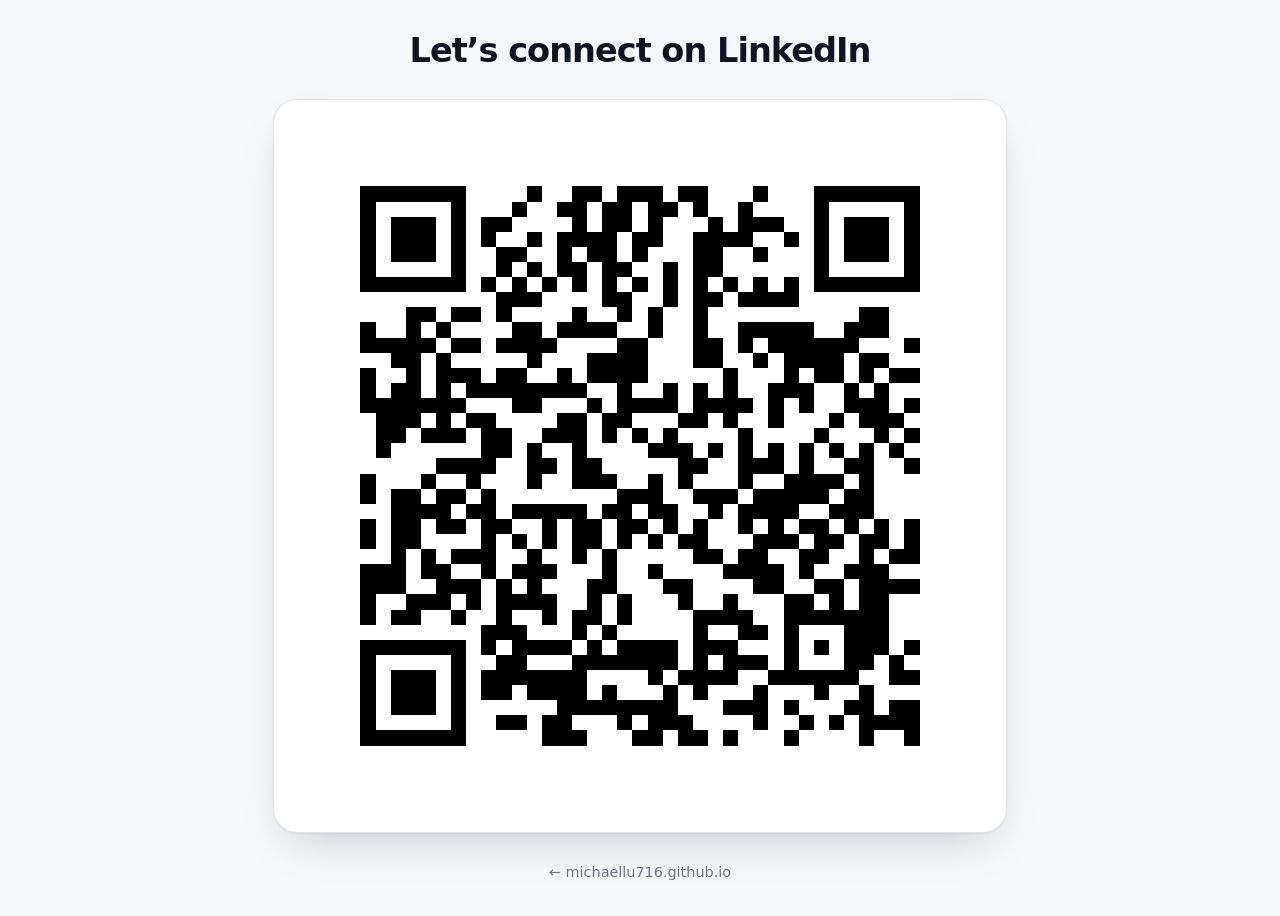
<file: scan/index.html>
<!doctype html><html lang="en"><head><meta charset="utf-8"><meta name="viewport" content="width=device-width,initial-scale=1"><title>Connect with Mike Lu on LinkedIn</title><meta name="description" content="Scan to open Mike Lu’s LinkedIn profile."><meta name="robots" content="noindex"><link rel="icon" href="../assets/favicon.svg" type="image/svg+xml"><meta name="theme-color" content="#0b0f1a" media="(prefers-color-scheme: dark)"><meta name="theme-color" content="#f7f8fb" media="(prefers-color-scheme: light)"><style>:root{--bg:#f7f8fb;--surface:#ffffff;--text:#0e1424;--text-2:#3d4659;--muted:#6b7489;--line:#dde2ec;--accent:#4f46e5;--shadow:0 1px 2px rgba(14,20,36,.05),0 20px 48px -18px rgba(14,20,36,.22);color-scheme:light}@media (prefers-color-scheme:dark){:root{--bg:#0b0f1a;--surface:#141a2b;--text:#eef1f8;--text-2:#c2c8d6;--muted:#8a93a8;--line:#232b40;--accent:#818cf8;--shadow:0 1px 2px rgba(0,0,0,.4),0 24px 56px -20px rgba(0,0,0,.8);color-scheme:dark}}*{box-sizing:border-box}body{margin:0;min-height:100svh;background:var(--bg);color:var(--text);font:400 17px/1.6 Inter,ui-sans-serif,system-ui,-apple-system,"Segoe UI",Roboto,sans-serif;-webkit-font-smoothing:antialiased;display:flex;flex-direction:column;align-items:center;justify-content:center;gap:28px;padding:32px 20px;text-align:center}h1{margin:0;font-size:clamp(1.5rem, 1.1rem + 1.8vw, 2.1rem);font-weight:800;letter-spacing:-.03em;line-height:1.15}.qr{background:#fff;padding:clamp(16px,3.5vw,26px);border-radius:24px;border:1px solid var(--line);box-shadow:var(--shadow);line-height:0}.qr img{display:block;width:min(86vmin,680px);height:auto;image-rendering:pixelated}.back{color:var(--muted);font-size:.9rem;text-decoration:none}.back:hover{color:var(--text);text-decoration:underline;text-underline-offset:3px}@media print{body{gap:20px}.qr{box-shadow:none;border-color:#000}.back{display:none}}</style></head><body><h1>Let’s connect on LinkedIn</h1><div class="qr"><img src="../assets/qr-linkedin.svg" alt="QR code linking to linkedin.com/in/michaellu1990" width="420" height="420"></div><a class="back" href="../">← michaellu716.github.io</a></body></html>
</file>
<file: styles.css>
:root{--bg:#f7f8fb;--bg-alt:#eef1f7;--surface:#fff;--text:#0e1424;--text-2:#3d4659;--muted:#6b7489;--line:#dde2ec;--accent:#4f46e5;--accent-2:#0891b2;--accent-ink:#fff;--grad:linear-gradient(100deg, #4f46e5 0%, #7c3aed 45%, #0891b2 100%);--glow:#6366f12e;--shadow:0 1px 2px #0e14240d, 0 12px 32px -12px #0e142424;--radius:18px;--nav-h:64px;color-scheme:light}@media (prefers-color-scheme:dark){:root:not([data-theme=light]){--bg:#0b0f1a;--bg-alt:#0f1422;--surface:#141a2b;--text:#eef1f8;--text-2:#c2c8d6;--muted:#8a93a8;--line:#232b40;--accent:#818cf8;--accent-2:#22d3ee;--accent-ink:#0b0f1a;--grad:linear-gradient(100deg, #a5b4fc 0%, #c4b5fd 45%, #67e8f9 100%);--glow:#818cf838;--shadow:0 1px 2px #0006, 0 16px 40px -16px #000000b3;color-scheme:dark}}:root[data-theme=dark]{--bg:#0b0f1a;--bg-alt:#0f1422;--surface:#141a2b;--text:#eef1f8;--text-2:#c2c8d6;--muted:#8a93a8;--line:#232b40;--accent:#818cf8;--accent-2:#22d3ee;--accent-ink:#0b0f1a;--grad:linear-gradient(100deg, #a5b4fc 0%, #c4b5fd 45%, #67e8f9 100%);--glow:#818cf838;--shadow:0 1px 2px #0006, 0 16px 40px -16px #000000b3;color-scheme:dark}*,:before,:after{box-sizing:border-box}html{scroll-behavior:smooth;scroll-padding-top:calc(var(--nav-h) + 16px);-webkit-text-size-adjust:100%}body{background:var(--bg);color:var(--text);-webkit-font-smoothing:antialiased;text-rendering:optimizelegibility;margin:0;font:400 17px/1.65 Inter,ui-sans-serif,system-ui,-apple-system,Segoe UI,Roboto,sans-serif;overflow-x:hidden}img{max-width:100%;height:auto;display:block}a{color:var(--accent);text-decoration:none}a:hover{text-underline-offset:3px;text-decoration:underline}h1,h2,h3{letter-spacing:-.02em;margin:0;line-height:1.15}h2{font-size:clamp(1.75rem,1.2rem + 2.2vw,2.6rem);font-weight:800}h3{font-size:1.1rem;font-weight:700}p{margin:0 0 1em}ul,ol{margin:0;padding:0;list-style:none}svg{fill:none;stroke:currentColor;stroke-width:1.8px;stroke-linecap:round;stroke-linejoin:round;flex:none;width:20px;height:20px}svg.ico-fill{fill:currentColor;stroke:none}:focus-visible{outline:2px solid var(--accent);outline-offset:3px;border-radius:6px}.wrap{width:min(1140px,100% - 32px);margin-inline:auto}.muted{color:var(--muted)}.grad{background:var(--grad);color:#0000;-webkit-background-clip:text;background-clip:text}.skip{z-index:100;background:var(--surface);border-radius:8px;padding:8px 14px;position:absolute;top:8px;left:-999px}.skip:focus{left:16px}.nav{z-index:50;height:var(--nav-h);background:color-mix(in srgb, var(--bg) 78%, transparent);-webkit-backdrop-filter:saturate(180%)blur(14px);border-bottom:1px solid #0000;transition:border-color .2s;position:sticky;top:0}.nav.is-scrolled{border-bottom-color:var(--line)}.nav__inner{align-items:center;gap:24px;height:100%;display:flex}.brand{color:var(--text);white-space:nowrap;align-items:center;gap:10px;font-weight:700;display:flex}.brand:hover{text-decoration:none}.brand__mark{background:var(--grad);color:#fff;letter-spacing:.02em;border-radius:10px;place-items:center;width:34px;height:34px;font-size:13px;font-weight:800;display:grid}:root[data-theme=dark] .brand__mark{color:#0b0f1a}@media (prefers-color-scheme:dark){:root:not([data-theme=light]) .brand__mark{color:#0b0f1a}}.nav__links{gap:4px;margin-left:auto;display:flex}.nav__links a{color:var(--text-2);border-radius:10px;padding:8px 12px;font-size:15px;font-weight:500}.nav__links a:hover,.nav__links a.is-active{color:var(--text);background:var(--bg-alt);text-decoration:none}.nav__links .nav__cta{color:var(--accent-ink);background:var(--accent)}.nav__links .nav__cta:hover{color:var(--accent-ink);background:var(--accent);filter:brightness(1.08)}.nav__actions{gap:6px;display:flex}.icon-btn{border:1px solid var(--line);background:var(--surface);width:40px;height:40px;color:var(--text);cursor:pointer;border-radius:12px;place-items:center;transition:transform .15s,border-color .15s;display:inline-grid}.icon-btn:hover{border-color:var(--accent)}.icon-btn:active{transform:scale(.95)}.i-moon,:root[data-theme=dark] .i-sun{display:none}:root[data-theme=dark] .i-moon{display:block}@media (prefers-color-scheme:dark){:root:not([data-theme=light]) .i-sun{display:none}:root:not([data-theme=light]) .i-moon{display:block}}.nav__menu{display:none}@media (width<=860px){.nav__menu{display:inline-grid}.nav__actions{margin-left:auto}.nav__links{inset:var(--nav-h) 0 auto 0;background:var(--bg);border-bottom:1px solid var(--line);opacity:0;visibility:hidden;flex-direction:column;gap:2px;margin:0;padding:12px 16px 20px;transition:all .2s;position:fixed;transform:translateY(-8px)}.nav__links.is-open{opacity:1;visibility:visible;transform:none}.nav__links a{padding:12px 14px;font-size:17px}}.btn{min-height:46px;font:inherit;cursor:pointer;border:1px solid #0000;border-radius:999px;align-items:center;gap:8px;padding:0 20px;font-size:15px;font-weight:600;transition:transform .15s,box-shadow .2s,background .2s,border-color .2s;display:inline-flex}.btn:hover{text-decoration:none;transform:translateY(-1px)}.btn--primary{background:var(--accent);color:var(--accent-ink);box-shadow:0 8px 24px -10px var(--accent)}.btn--ghost{background:var(--surface);color:var(--text);border-color:var(--line)}.btn--ghost:hover{border-color:var(--accent)}.hero{padding:clamp(48px,8vw,104px) 0 56px;position:relative;overflow:hidden}.hero__glow{pointer-events:none;background:radial-gradient(40% 50% at 25% 40%, var(--glow), transparent 70%), radial-gradient(35% 45% at 80% 30%, color-mix(in srgb, var(--accent-2) 18%, transparent), transparent 70%);height:640px;position:absolute;inset:-30% -10% auto}.hero__grid{grid-template-columns:1.45fr 1fr;align-items:center;gap:56px;display:grid;position:relative}.eyebrow{color:var(--text-2);border:1px solid var(--line);background:var(--surface);border-radius:999px;align-items:center;gap:8px;margin-bottom:24px;padding:6px 14px;font-size:14px;font-weight:600;display:inline-flex}.dot{background:#10b981;border-radius:50%;width:8px;height:8px;box-shadow:0 0 0 4px #10b9812e}.hero h1{letter-spacing:-.035em;margin-bottom:36px;font-size:clamp(2.3rem,1.4rem + 4vw,4.1rem);font-weight:800}.lede{color:var(--text-2);max-width:60ch;margin-bottom:30px;font-size:clamp(1.05rem,1rem + .3vw,1.2rem)}.hero__ctas{flex-wrap:wrap;gap:12px;display:flex}.hero__art{aspect-ratio:1;width:min(380px,82vw);margin:0 auto;position:relative}.hero__ring{filter:blur(36px);opacity:.45;background:conic-gradient(from 200deg,#4f46e5,#7c3aed,#0891b2,#4f46e5);border-radius:50%;animation:18s linear infinite spin;position:absolute;inset:0}@keyframes spin{to{transform:rotate(360deg)}}.hero__photo{background:var(--grad);box-shadow:var(--shadow);border-radius:44% 56% 52% 48%/48% 44% 56% 52%;padding:5px;animation:14s ease-in-out infinite alternate morph;position:absolute;inset:6%;overflow:hidden}.hero__photo img{object-fit:cover;object-position:50% 30%;border-radius:inherit;background:#fff;width:100%;height:100%}@keyframes morph{50%{border-radius:56% 44% 46% 54%/52% 58% 42% 48%}to{border-radius:48% 52% 58% 42%/44% 50% 50% 56%}}@media (width<=960px){.hero__grid{grid-template-columns:1fr;gap:36px}}@media (width<=560px){.btn{flex:auto;justify-content:center}}.section{padding:clamp(64px,9vw,112px) 0}.section--alt{background:var(--bg-alt)}.section__head{max-width:720px;margin-bottom:44px}.kicker{text-transform:uppercase;letter-spacing:.12em;color:var(--accent);margin-bottom:10px;font-size:13px;font-weight:700}.about{grid-template-columns:1fr 1.3fr;gap:24px 64px;display:grid}.about .section__head{margin-bottom:0}.about__body p{color:var(--text-2);font-size:1.06rem}.about__body strong{color:var(--text)}@media (width<=860px){.about{grid-template-columns:1fr}}.story{gap:clamp(40px,6vw,72px);padding-left:4px;display:grid;position:relative}.story:before,.story:after{content:"";border-radius:2px;width:2px;position:absolute;top:12px;bottom:12px;left:clamp(80px,15vw,200px)}.story:before{background:var(--line)}.story:after{background:var(--grad);transform-origin:top;transform:scaleY(1)}@supports (animation-timeline:view()){@media (prefers-reduced-motion:no-preference){.story:after{animation:linear both grow view();animation-range:entry 20% cover 70%}@keyframes grow{0%{transform:scaleY(0)}to{transform:scaleY(1)}}}}.chapter{grid-template-columns:clamp(80px,15vw,200px) 1fr;column-gap:clamp(28px,4vw,56px);display:grid;position:relative}.chapter:before{content:"";background:var(--bg-alt);border:3px solid var(--accent);z-index:1;border-radius:50%;width:14px;height:14px;margin-left:-6px;position:absolute;top:14px;left:clamp(80px,15vw,200px)}.chapter__year{letter-spacing:-.05em;color:#0000;-webkit-text-stroke:1.5px color-mix(in srgb, var(--text) 35%, transparent);text-align:right;top:calc(var(--nav-h) + 24px);font-variant-numeric:tabular-nums;align-self:start;padding-right:28px;font-size:clamp(2.2rem,1rem + 3.4vw,4rem);font-weight:800;line-height:.9;position:sticky}.chapter:first-child .chapter__year{-webkit-text-stroke:0;background:var(--grad);-webkit-background-clip:text;background-clip:text}.chapter__when{color:var(--muted);letter-spacing:.01em;margin-bottom:8px;font-size:14px;font-weight:600}.chapter h3{letter-spacing:-.03em;margin-bottom:14px;font-size:clamp(1.5rem,1.1rem + 1.4vw,2.2rem);font-weight:800}.chapter__body>p:not(.chapter__when):not(.chapter__win){color:var(--text-2);max-width:62ch;font-size:1.08rem}.chapter__win{color:var(--text);background:color-mix(in srgb, var(--accent) 10%, var(--surface));border-left:3px solid var(--accent);border-radius:12px;margin:4px 0 0;padding:10px 16px;font-size:15px;font-weight:600;display:inline-block}@media (width<=560px){.chapter{grid-template-columns:1fr;padding-left:30px}.story:before,.story:after,.chapter:before{left:7px}.chapter:before{top:4px}.chapter__year{display:none}}.gh{position:relative;overflow:hidden}.gh:before{content:"";background:radial-gradient(circle, color-mix(in srgb, var(--accent-2) 10%, transparent), transparent 65%);pointer-events:none;border-radius:50%;width:620px;height:620px;position:absolute;inset:10% -20% auto auto}.gh__head{align-items:center;gap:24px;margin-bottom:44px;display:flex;position:relative}.gh__icon{width:96px;height:96px;box-shadow:var(--shadow);border-radius:24px}.gh__sub{color:var(--text-2);max-width:60ch;margin:8px 0 0}.gh__grid{grid-template-columns:1fr 1.25fr;align-items:start;gap:48px;display:grid;position:relative}.gh__copy>p{color:var(--text-2)}.gh__stats{grid-template-columns:repeat(3,1fr);gap:12px;margin:0 0 24px;display:grid}.gh__stats div{background:var(--surface);border:1px solid var(--line);border-radius:14px;padding:16px}.gh__stats dd{letter-spacing:-.03em;margin:0;font-size:1.6rem;font-weight:800}.gh__stats dt{color:var(--muted);font-size:13px}.gallery{min-width:0}.gallery__track{scroll-snap-type:x mandatory;scrollbar-width:thin;overscroll-behavior-x:contain;grid-auto-columns:220px;grid-auto-flow:column;gap:16px;padding:4px 4px 16px;display:grid;overflow-x:auto}.gallery__track figure{scroll-snap-align:start;margin:0}.gallery__track img{aspect-ratio:9/16;object-fit:cover;border:1px solid var(--line);background:var(--bg-alt);width:100%;box-shadow:var(--shadow);border-radius:20px}.gallery__track figcaption{color:var(--text-2);text-align:center;margin-top:10px;font-size:14px;font-weight:600}@media (width<=960px){.gh__grid{grid-template-columns:1fr}}@media (width<=560px){.gh__head{flex-direction:column;align-items:flex-start;gap:16px}.gh__icon{border-radius:18px;width:72px;height:72px}.gh__stats dd{font-size:1.3rem}.gallery__track{grid-auto-columns:62%}}.featured{grid-template-columns:repeat(2,1fr);gap:20px;display:grid}.feature{background:var(--surface);border:1px solid var(--line);border-radius:var(--radius);flex-direction:column;display:flex;overflow:hidden}.feature img{aspect-ratio:766/400;object-fit:cover;border-bottom:1px solid var(--line);width:100%}.feature__body{padding:24px}.feature h3{margin:12px 0 8px;font-size:1.15rem}.feature p{color:var(--text-2);margin-bottom:10px;font-size:15.5px}.badge{color:var(--accent);background:color-mix(in srgb, var(--accent) 12%, transparent);border-radius:999px;padding:4px 10px;font-size:12.5px;font-weight:700;display:inline-block}.link{font-size:15px;font-weight:600}@media (width<=860px){.featured{grid-template-columns:1fr}}.skills{grid-template-columns:repeat(2,1fr);gap:16px;display:grid}.skill{background:var(--surface);border:1px solid var(--line);border-radius:var(--radius);padding:24px}.skill .chips{margin-top:14px}.edu{background:var(--surface);border:1px solid var(--line);border-radius:var(--radius);align-items:center;gap:16px;margin-top:16px;padding:24px;display:flex}.edu svg{width:32px;height:32px;color:var(--accent)}.edu .kicker{margin-bottom:2px}@media (width<=720px){.skills{grid-template-columns:1fr}}.contact{padding-top:clamp(48px,6vw,80px)}.contact__card{text-align:center;background:var(--surface);border:1px solid var(--line);box-shadow:var(--shadow);border-radius:28px;padding:clamp(40px,6vw,72px) 24px;position:relative;overflow:hidden}.contact__card:before{content:"";background:radial-gradient(60% 80% at 50% 0%, var(--glow), transparent 70%);pointer-events:none;position:absolute;inset:0}.contact__card>*{position:relative}.contact__card p{color:var(--text-2);max-width:52ch;margin:14px auto 28px;font-size:1.08rem}.contact__card .hero__ctas{justify-content:center}.footer{border-top:1px solid var(--line);color:var(--muted);padding:28px 0;font-size:14px}.footer__inner{justify-content:space-between;gap:16px;display:flex}.footer a{color:var(--muted)}@supports (animation-timeline:view()){@media (prefers-reduced-motion:no-preference){.reveal{animation:linear both reveal view();animation-range:entry entry 40%}@keyframes reveal{0%{opacity:0;transform:translateY(24px)}to{opacity:1;transform:none}}}}@media (prefers-reduced-motion:reduce){html{scroll-behavior:auto}*{transition-duration:0s!important}}@media print{@page{margin:14mm}:root{--bg:#fff;--bg-alt:#fff;--surface:#fff;--text:#000;--text-2:#222;--muted:#555;--line:#ccc;--accent:#3730a3;--shadow:none}body{background:#fff;font-size:11pt;line-height:1.45}.nav,.hero__ctas,.hero__glow,.gallery,.contact,.footer,.skip,.feature img,.gh__icon,.gh:before{display:none!important}.reveal{animation:none!important}.section,.hero{padding:14px 0}.section__head{margin-bottom:10px}h2{font-size:16pt}.hero__grid{grid-template-columns:1fr auto;gap:20px}.hero h1{font-size:20pt}.grad{color:#3730a3;background:0 0}.hero__art,.story:before,.story:after,.chapter:before{display:none}.chapter{grid-template-columns:1fr}.chapter__year{display:none}.chapter h3{font-size:13pt}.chapter__win{background:0 0;border:0;padding:0}.feature,.cat__list li,.skill,.edu,.gh__stats div{break-inside:avoid;border:0;border-radius:0;padding:6px 0}.chapter{break-inside:avoid}.featured,.skills,.gh__grid,.about{grid-template-columns:1fr 1fr;gap:8px 24px}a{color:inherit}}.feature__media{border-bottom:1px solid var(--line);display:block;overflow:hidden}.feature__media img{border-bottom:0;transition:transform .4s}.feature__media:hover img{transform:scale(1.03)}@media (prefers-reduced-motion:reduce){.hero__ring,.hero__photo{animation:none!important}}.feature img.is-natural{object-fit:contain;background:#e9ebf3}.edu__list{flex-wrap:wrap;gap:4px 28px;display:flex}.edu__list li+li{position:relative}.edu__list li+li:before{content:"·";color:var(--muted);font-weight:700;position:absolute;left:-17px}@media (width<=560px){.edu__list{flex-direction:column}.edu__list li+li:before{display:none}}.feature__media{cursor:zoom-in}.lightbox{background:var(--surface);width:min(1100px,100% - 32px);max-height:calc(100dvh - 32px);color:var(--text);border:0;border-radius:20px;padding:0;overflow:visible;box-shadow:0 30px 80px -20px #0009}.lightbox[open]{animation:.22s cubic-bezier(.2,.7,.2,1) pop}.lightbox::backdrop{-webkit-backdrop-filter:blur(6px);background:#080a12b8}@keyframes pop{0%{opacity:0;transform:translateY(12px)scale(.98)}}.lightbox__figure{flex-direction:column;max-height:calc(100dvh - 32px);margin:0;display:flex}.lightbox__figure img{object-fit:contain;background:#e9ebf3;border-radius:20px 20px 0 0;flex:auto;width:100%;min-height:0}.lightbox figcaption{flex-wrap:wrap;justify-content:space-between;align-items:center;gap:16px;padding:16px 20px;font-weight:600;display:flex}.lightbox__close{box-shadow:var(--shadow);border-radius:50%;position:absolute;top:-14px;right:-14px}@media (width<=560px){.lightbox__close{top:8px;right:8px}.lightbox figcaption .btn{justify-content:center;width:100%}}.nav__resume{border:1px solid var(--line);background:var(--surface);height:40px;color:var(--text);border-radius:12px;align-items:center;gap:6px;padding:0 14px;font-size:14px;font-weight:600;transition:border-color .15s,transform .15s;display:inline-flex}.nav__resume svg{width:18px;height:18px}.nav__resume:hover{border-color:var(--accent);color:var(--accent);text-decoration:none}.nav__resume:active{transform:scale(.97)}@media (width<=400px){.nav__resume span{display:none}.nav__resume{justify-content:center;width:40px;padding:0}}.gallery__track figure>a{cursor:zoom-in;border-radius:20px;display:block}.gallery__track figure>a img{transition:transform .3s}.gallery__track figure>a:hover img{transform:translateY(-3px)}.lightbox__figure img{max-height:calc(100dvh - 120px)}.lightbox__nav{z-index:2;cursor:pointer;color:#fff;-webkit-backdrop-filter:blur(12px)saturate(160%);background:#0f121e73;border:1px solid #ffffff40;border-radius:50%;place-items:center;width:52px;height:52px;transition:transform .2s,background .2s,opacity .2s;display:grid;position:absolute;top:calc(50% - 36px);box-shadow:0 10px 30px -10px #00000080}.lightbox__nav svg{stroke-width:2.2px;width:22px;height:22px}.lightbox__nav:hover{background:var(--accent);border-color:#0000;transform:scale(1.08)}.lightbox__nav:active{transform:scale(.94)}.lightbox__nav--prev{left:16px}.lightbox__nav--next{right:16px}.lightbox.is-single .lightbox__nav,.lightbox.is-single .lightbox__count{display:none}.lightbox__meta{align-items:center;gap:12px;min-width:0;display:flex}.lightbox__count{font-variant-numeric:tabular-nums;color:var(--accent);background:color-mix(in srgb, var(--accent) 12%, transparent);border-radius:999px;flex:none;padding:4px 10px;font-size:12.5px;font-weight:700}.slide-l{animation:.28s cubic-bezier(.2,.7,.2,1) slideL}.slide-r{animation:.28s cubic-bezier(.2,.7,.2,1) slideR}@keyframes slideL{0%{opacity:.2;transform:translate(28px)}}@keyframes slideR{0%{opacity:.2;transform:translate(-28px)}}@media (width>=1240px){.lightbox__nav{width:56px;height:56px}.lightbox__nav--prev{left:-84px}.lightbox__nav--next{right:-84px}}@media (width<=560px){.lightbox__nav{width:44px;height:44px}.lightbox__nav--prev{left:8px}.lightbox__nav--next{right:8px}}@media (prefers-reduced-motion:reduce){.slide-l,.slide-r{animation:none}}.lightbox.is-phone{width:min(440px,100% - 32px)}.lightbox.is-phone .lightbox__figure img{background:var(--bg-alt)}@media (width>=700px){.lightbox.is-phone .lightbox__nav--prev{left:-76px}.lightbox.is-phone .lightbox__nav--next{right:-76px}}.lightbox__figure:focus{outline:none}.feature--wide{grid-column:1/-1;grid-template-columns:1.15fr 1fr;display:grid}.feature--wide .feature__media{border-bottom:0;border-right:1px solid var(--line)}.feature--wide .feature__media img{aspect-ratio:1400/968;height:100%}.feature--wide .feature__body{align-self:center;padding:clamp(24px,3vw,36px)}.feature--wide h3{letter-spacing:-.02em;font-size:clamp(1.25rem,1rem + .9vw,1.6rem)}@media (width<=860px){.feature--wide{grid-template-columns:1fr}.feature--wide .feature__media{border-right:0;border-bottom:1px solid var(--line)}.feature--wide .feature__media img{height:auto}}.project+.project{border-top:1px solid var(--line);margin-top:clamp(64px,9vw,112px);padding-top:clamp(48px,7vw,80px)}.project__name{letter-spacing:-.03em;font-size:clamp(1.75rem,1.2rem + 2.2vw,2.6rem);font-weight:800}#squatlock .gh__icon{border-radius:22px}.cats{grid-template-columns:repeat(3,1fr);gap:20px;margin-bottom:clamp(56px,8vw,88px);display:grid}.cat{--tone:var(--accent);background:var(--surface);border:1px solid var(--line);border-radius:var(--radius);box-shadow:var(--shadow);padding:24px;position:relative;overflow:hidden}.cat:before{content:"";background:var(--tone);height:4px;position:absolute;inset:0 0 auto}.cat--speaking{--tone:#4f46e5}.cat--judging{--tone:#0891b2}.cat--awards{--tone:#d97706}:root[data-theme=dark] .cat--speaking{--tone:#818cf8}:root[data-theme=dark] .cat--judging{--tone:#22d3ee}:root[data-theme=dark] .cat--awards{--tone:#fbbf24}@media (prefers-color-scheme:dark){:root:not([data-theme=light]) .cat--speaking{--tone:#818cf8}:root:not([data-theme=light]) .cat--judging{--tone:#22d3ee}:root:not([data-theme=light]) .cat--awards{--tone:#fbbf24}}.cat__head{align-items:center;gap:12px;margin-bottom:20px;display:flex}.cat__head h3{font-size:1.2rem;font-weight:800}.cat__icon{width:40px;height:40px;color:var(--tone);background:color-mix(in srgb, var(--tone) 14%, transparent);border-radius:12px;flex:none;place-items:center;display:grid}.cat__count{color:var(--muted);border:1px solid var(--line);border-radius:999px;margin-left:auto;padding:3px 9px;font-size:12.5px;font-weight:700}.cat__list{gap:0;display:grid}.cat__list li{border-top:1px solid var(--line);gap:2px;padding:14px 0 14px 18px;display:grid;position:relative}.cat__list li:first-child{border-top:0;padding-top:0}.cat__list li:before{content:"";background:var(--tone);border-radius:50%;width:7px;height:7px;position:absolute;top:21px;left:0}.cat__list li:first-child:before{top:7px}.cat__year{letter-spacing:.04em;text-transform:uppercase;color:var(--tone);font-size:12.5px;font-weight:800}.cat__list h4{letter-spacing:-.01em;margin:0;font-size:1rem;line-height:1.35}.cat__list p{color:var(--text-2);margin:4px 0 0;font-size:14.5px;line-height:1.55}.cat__list a{white-space:nowrap;font-weight:600}.subhead{flex-wrap:wrap;justify-content:space-between;align-items:baseline;gap:8px 24px;margin-bottom:20px;display:flex}.subhead h3{font-size:1.35rem;font-weight:800}.subhead p{color:var(--muted);margin:0;font-size:15px}@media (width<=960px){.cats{grid-template-columns:1fr}}@media print{.cats{grid-template-columns:1fr 1fr 1fr;gap:12px}.cat{box-shadow:none;padding:8px}.subhead{display:none}}.about__edu{grid-column:1/-1;margin-top:0}.press{max-width:62ch;color:var(--text);background:var(--surface);border:1px solid var(--line);box-shadow:var(--shadow);border-radius:14px;margin-top:14px;padding:16px 18px;transition:border-color .2s,transform .2s;display:block}.press:hover{border-color:var(--accent);text-decoration:none;transform:translateY(-2px)}.press__label{letter-spacing:.06em;text-transform:uppercase;color:var(--accent);font-size:12.5px;font-weight:700;display:block}.press__title{margin:6px 0 12px;font-size:1.02rem;font-weight:700;line-height:1.4;display:block}.press__stats{flex-wrap:wrap;gap:8px;display:flex}.press__stats span{color:var(--text-2);background:var(--bg-alt);border-radius:10px;padding:5px 10px;font-size:13.5px}.press__stats b{color:var(--text);font-weight:800}.press__cta{color:var(--accent);margin-top:12px;font-size:14.5px;font-weight:600;display:inline-block}.lightbox__actions{flex-wrap:wrap;gap:10px;display:flex}.btn[hidden]{display:none}@media (width<=560px){.lightbox__actions{width:100%}.lightbox__actions .btn{flex:auto;justify-content:center}}.gh__copy>p:last-of-type{margin-bottom:24px}.project .gh__grid{align-items:start}.project .gh__head{align-items:center;gap:18px;margin-bottom:24px}.project .gh__head .kicker{margin-bottom:6px}.project .gh__sub{margin-top:6px;font-size:1rem}.project+.project{margin-top:clamp(40px,5vw,56px);padding-top:clamp(40px,5vw,56px)}.project .gallery__track{padding-bottom:8px}@media (width<=560px){.project .gh__head{flex-direction:row;align-items:flex-start}.project .gh__icon{border-radius:14px;width:56px;height:56px}}#projects{padding-bottom:clamp(40px,5vw,64px)}.project .gh__head .project__role{margin:10px 0 0}.project .gh__head{text-align:left;flex-direction:column;align-items:flex-start;gap:14px}.project .gh__icon{border-radius:16px;width:64px;height:64px}.project .gh__sub{margin-left:0}@media (width<=560px){.project .gh__head{flex-direction:column}.project .gh__icon{width:56px;height:56px}}.project__title{align-items:center;gap:16px;display:flex}.project__title .gh__icon{border-radius:14px;flex:none;width:56px;height:56px}.project__title+.gh__sub{margin-top:12px}@media (width<=560px){.project__title{gap:12px}.project__title .gh__icon{border-radius:11px;width:44px;height:44px}}.project__title .project__name{font-size:clamp(1.6rem,1.1rem + 1.6vw,2.2rem);line-height:1.1}#experience{padding-bottom:clamp(32px,4vw,48px)}#side-projects .project:first-of-type{border-top:0;margin-top:0;padding-top:0}.project__glyph{color:#0f3d38;box-shadow:var(--shadow);background:linear-gradient(145deg,#5eead4,#14b8a6);place-items:center;display:grid}.project__glyph svg{stroke-width:1.6px;width:34px;height:34px}.media-placeholder{text-align:center;aspect-ratio:16/10;border:2px dashed var(--line);color:var(--muted);background:repeating-linear-gradient(135deg, var(--bg-alt) 0 14px, transparent 14px 28px), var(--surface);border-radius:20px;flex-direction:column;justify-content:center;align-items:center;gap:8px;display:flex}.media-placeholder svg{color:#fff;background:var(--accent);fill:currentColor;stroke:none;width:56px;height:56px;box-shadow:0 10px 30px -10px var(--accent);border-radius:50%;padding:14px}.media-placeholder strong{color:var(--text);margin-top:6px;font-size:1.05rem}.media-placeholder span{font-size:14px}.media-placeholder video{object-fit:cover;border-radius:18px;width:100%;height:100%}.video-frame{justify-self:center;width:min(320px,100%);margin:0}.video-frame video{aspect-ratio:9/16;object-fit:cover;border:1px solid var(--line);width:100%;box-shadow:var(--shadow);background:#0b0f1a;border-radius:24px;display:block}.video-frame figcaption{text-align:center;color:var(--text-2);margin-top:10px;font-size:14px;font-weight:600}.video-frame{align-self:start;width:min(340px,100%,45vh)}.video-frame video{aspect-ratio:9/16;object-fit:contain;height:auto}.title-sm{font-size:1.35rem;font-weight:800}.stack{flex-wrap:wrap;gap:8px;margin:0 0 8px;display:flex}.stack li{border:1px solid var(--line);background:var(--surface);color:var(--text-2);border-radius:999px;padding:5px 12px;font-size:13px;font-weight:600}.project__glyph{background:0 0;padding:0;overflow:hidden;box-shadow:0 10px 24px -10px #2bb59ab3}.project__glyph .bmo-icon{stroke:none;width:100%;height:100%}
</file>
